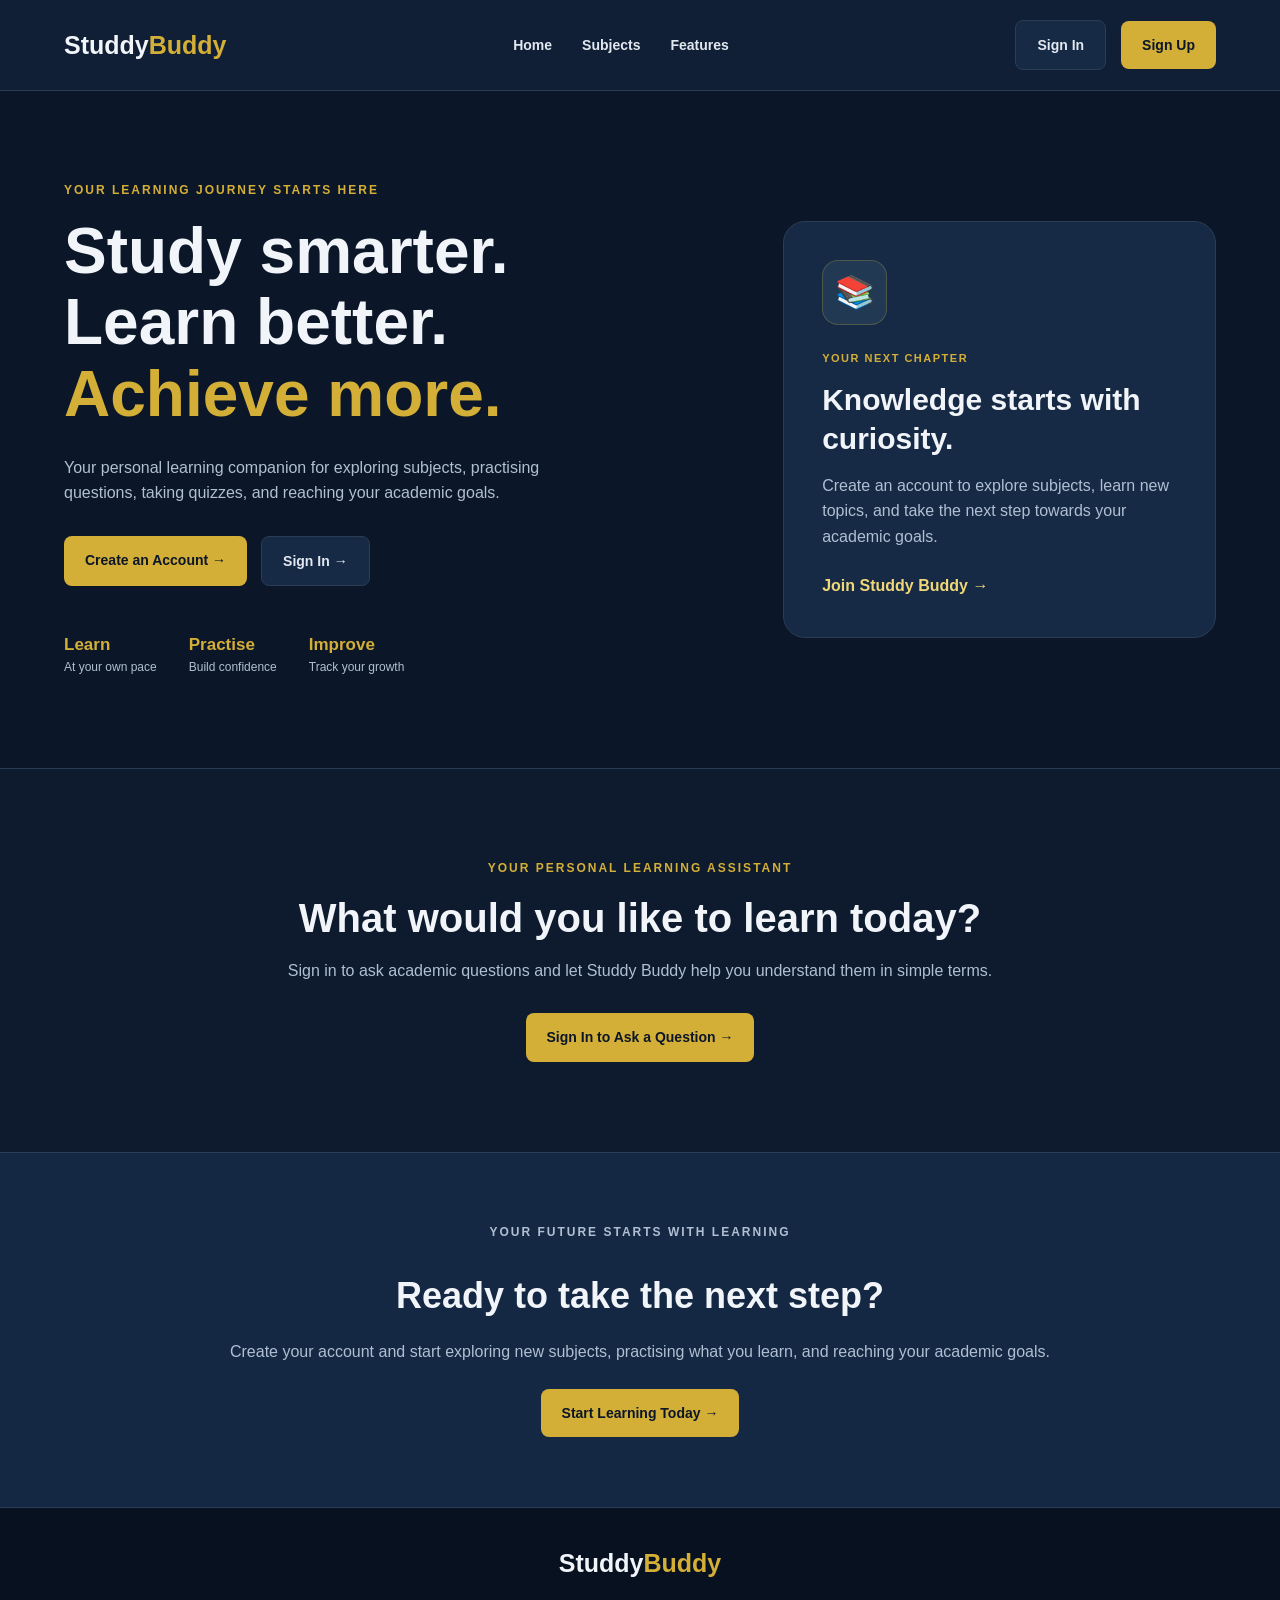
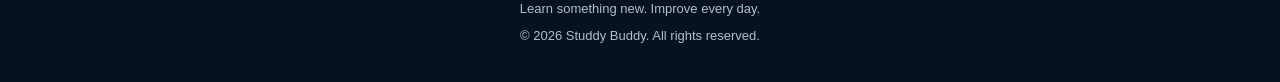
<file: index.html>
<!DOCTYPE html>
<html lang="en">
<head>
    <meta charset="UTF-8">
    <meta name="viewport" content="width=device-width, initial-scale=1.0">

    <title>Studdy Buddy | Study Smarter</title>

    <link rel="stylesheet" href="style.css">
</head>

<body>

    <!-- Navigation -->
    <header>
        <nav class="navbar">

            <a href="index.html" class="logo">
                Studdy<span>Buddy</span>
            </a>

            <ul class="nav-links">
                <li><a href="index.html">Home</a></li>
                <li><a href="subjects.html">Subjects</a></li>
                <li><a href="features.html">Features</a></li>
            </ul>

            <div class="auth-buttons">
                <a href="login.html" class="secondary-button">
                    Sign In
                </a>

                <a href="signup.html" class="primary-button">
                    Sign Up
                </a>
            </div>

        </nav>
    </header>

    <main>

        <!-- Homepage Hero Section -->
        <section class="hero" id="home">

            <div class="hero-content">

                <p class="tagline">
                    YOUR LEARNING JOURNEY STARTS HERE
                </p>

                <h1>
                    Study smarter.<br>
                    Learn better.<br>
                    <span>Achieve more.</span>
                </h1>

                <p class="hero-description">
                    Your personal learning companion for exploring subjects,
                    practising questions, taking quizzes, and reaching your
                    academic goals.
                </p>

                <div class="hero-buttons">

                    <a href="signup.html" class="primary-button">
                        Create an Account →
                    </a>

                    <a href="login.html" class="secondary-button">
                        Sign In →
                    </a>

                </div>

                <div class="hero-stats">

                    <div>
                        <h3>Learn</h3>
                        <p>At your own pace</p>
                    </div>

                    <div>
                        <h3>Practise</h3>
                        <p>Build confidence</p>
                    </div>

                    <div>
                        <h3>Improve</h3>
                        <p>Track your growth</p>
                    </div>

                </div>

            </div>

            <!-- Welcome Card -->
            <div class="hero-card">

                <div class="card-icon">📚</div>

                <p class="card-label">YOUR NEXT CHAPTER</p>

                <h2>Knowledge starts with curiosity.</h2>

                <p>
                    Create an account to explore subjects, learn new topics,
                    and take the next step towards your academic goals.
                </p>

                <a href="signup.html">
                    Join Studdy Buddy →
                </a>

            </div>

        </section>

        <!-- Ask Study Buddy Section -->
        <section class="ask-section" id="ask">

            <div class="ask-content">

                <p class="tagline">
                    YOUR PERSONAL LEARNING ASSISTANT
                </p>

                <h2>What would you like to learn today?</h2>

                <p>
                    Sign in to ask academic questions and let Studdy Buddy
                    help you understand them in simple terms.
                </p>

                <a href="login.html" class="primary-button">
                    Sign In to Ask a Question →
                </a>

            </div>

        </section>

        <!-- Call to Action -->
        <section class="cta-section">

            <div class="cta-content">

                <p class="tagline">
                    YOUR FUTURE STARTS WITH LEARNING
                </p>

                <h2>Ready to take the next step?</h2>

                <p>
                    Create your account and start exploring new subjects,
                    practising what you learn, and reaching your academic goals.
                </p>

                <a href="signup.html" class="primary-button">
                    Start Learning Today →
                </a>

            </div>

        </section>

    </main>

    <!-- Footer -->
    <footer>

        <a href="index.html" class="logo">
            Studdy<span>Buddy</span>
        </a>

        <p>
            Learn something new. Improve every day.
        </p>

        <p>
            &copy; 2026 Studdy Buddy. All rights reserved.
        </p>

    </footer>

    <script src="script.js"></script>

</body>
</html>
</file>
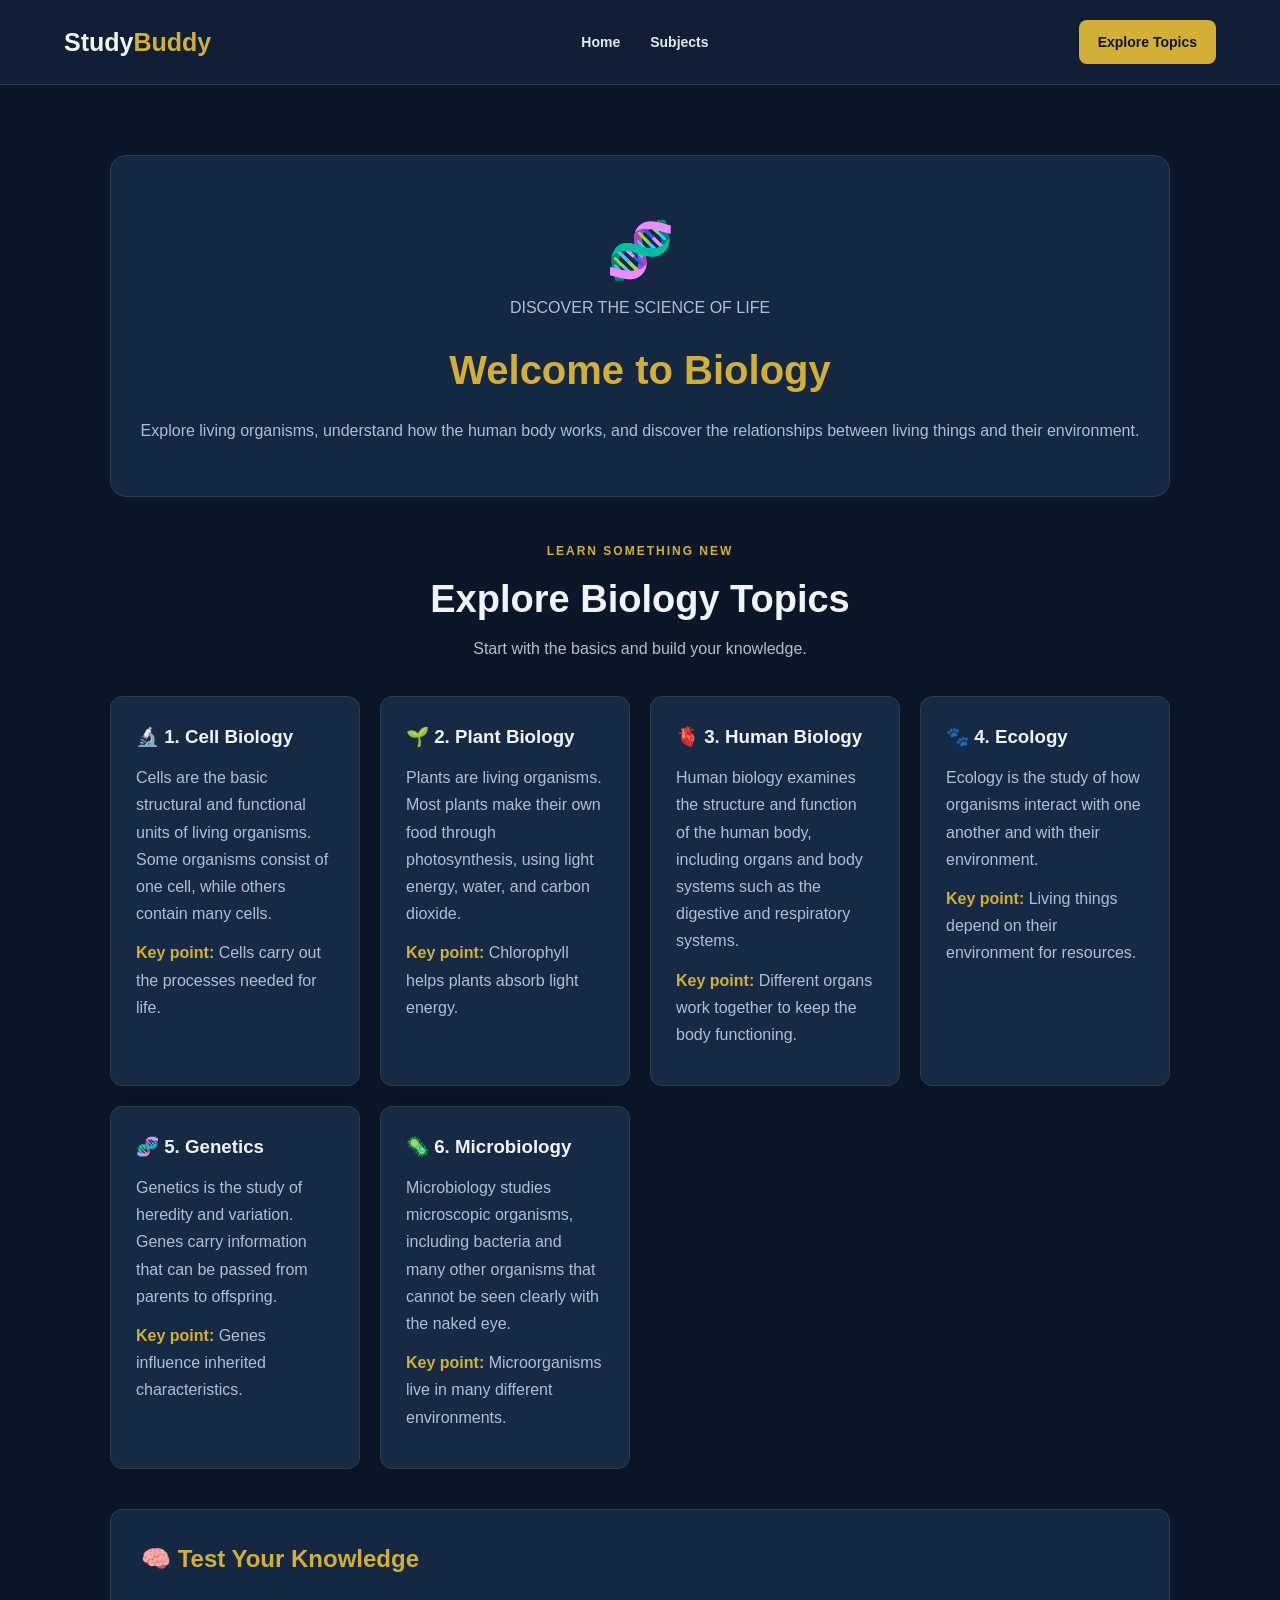
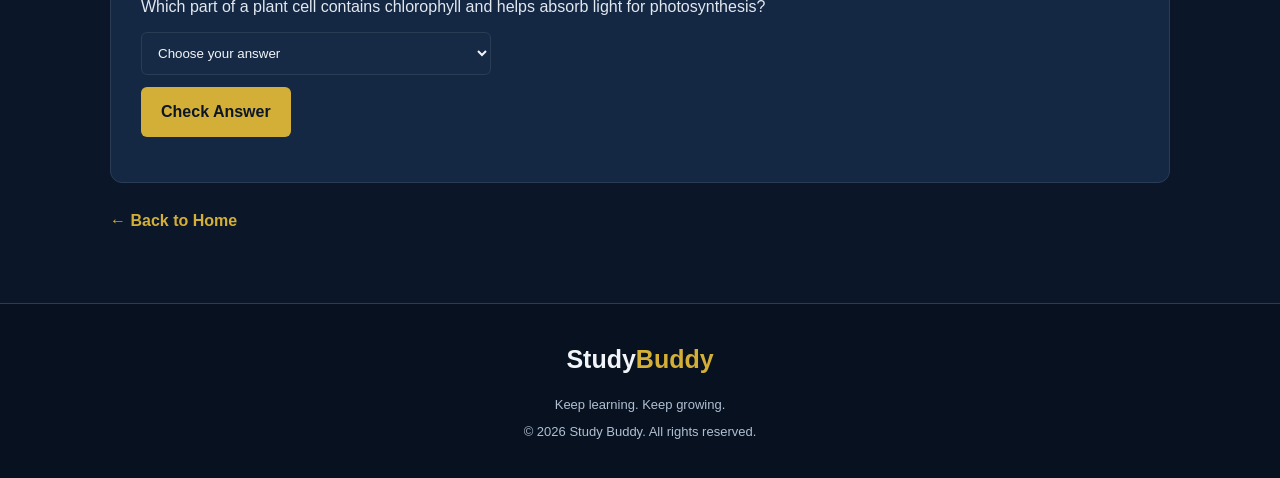
<file: biology.html>
<!DOCTYPE html>
<html lang="en">
<head>
    <meta charset="UTF-8">
    <meta name="viewport" content="width=device-width, initial-scale=1.0">

    <title>Biology | Study Buddy</title>

    <link rel="stylesheet" href="style.css">

    <style>
        /* Biology page layout */
        .biology-content {
            max-width: 1100px;
            margin: 50px auto;
            padding: 20px;
        }

        /* Biology introduction */
        .biology-hero {
            text-align: center;
            padding: 50px 20px;
            border-radius: 16px;
            background: #142743;
            color: #f1f5f9;
            border: 1px solid #2b3d55;
        }

        .biology-hero h1 {
            color: #d4af37;
            font-size: 2.5rem;
            margin: 15px 0;
        }

        .biology-hero p {
            line-height: 1.8;
            color: #b0bfd2;
        }

        /* Biology topics grid */
        .biology-topics {
            display: grid;
            grid-template-columns: repeat(auto-fit, minmax(220px, 1fr));
            gap: 20px;
            margin-top: 30px;
        }

        /* Biology topic cards */
        .biology-topic {
            padding: 25px;
            border-radius: 12px;
            background: #172a45;
            color: #e2e8f0;
            border: 1px solid #2b3d55;
            box-shadow: 0 4px 15px #00000020;
            transition: 0.3s ease;
        }

        .biology-topic:hover {
            transform: translateY(-5px);
            border-color: #d4af37;
            box-shadow: 0 10px 25px #00000035;
        }

        .biology-topic h3 {
            color: #f1f5f9;
            margin-bottom: 12px;
        }

        .biology-topic p {
            color: #b0bfd2;
            line-height: 1.7;
            margin-bottom: 12px;
        }

        .biology-topic strong {
            color: #d4af37;
        }

        /* Section heading */
        .biology-content .section-heading h2 {
            color: #f1f5f9;
        }

        .biology-content .section-heading > p:last-child {
            color: #b0bfd2;
        }

        .biology-content .tagline {
            color: #d4af37;
        }

        /* Biology quiz */
        .biology-quiz {
            margin-top: 40px;
            padding: 30px;
            border-radius: 12px;
            background: #142743;
            color: #e2e8f0;
            border: 1px solid #2b3d55;
        }

        .biology-quiz h2 {
            color: #d4af37;
            margin-bottom: 15px;
        }

        .biology-quiz p {
            color: #e2e8f0;
            line-height: 1.7;
        }

        /* Quiz dropdown */
        .biology-quiz select {
            width: 100%;
            max-width: 350px;
            padding: 12px;
            margin-top: 12px;
            border-radius: 6px;
            border: 1px solid #2b3d55;
            background: #172a45;
            color: #f1f5f9;
        }

        /* Quiz button */
        .biology-quiz button {
            padding: 12px 20px;
            margin-top: 12px;
            border-radius: 6px;
            border: none;
            cursor: pointer;
            background: #d4af37;
            color: #0b1628;
            font-weight: bold;
            transition: 0.2s;
        }

        .biology-quiz button:hover {
            background: #f0d879;
            transform: translateY(-2px);
        }

        /* Quiz feedback */
        #quizResult {
            margin-top: 15px;
            font-weight: bold;
            color: #d4af37;
        }

        /* Back to home link */
        .back-home {
            display: inline-block;
            margin-top: 25px;
            color: #d4af37;
            text-decoration: none;
            font-weight: bold;
        }

        .back-home:hover {
            color: #f0d879;
        }

        /* Responsive layout */
        @media (max-width: 650px) {
            .biology-content {
                margin: 25px auto;
                padding: 15px;
            }

            .biology-hero {
                padding: 35px 20px;
            }

            .biology-hero h1 {
                font-size: 2rem;
            }

            .biology-quiz {
                padding: 22px;
            }
        }
    </style>
</head>

<body>

    <!-- Navigation -->
    <header>
        <nav class="navbar">
            <a href="index.html" class="logo">
                Study<span>Buddy</span>
            </a>

            <ul class="nav-links">
                <li><a href="index.html">Home</a></li>
                <li><a href="index.html#subjects">Subjects</a></li>
            </ul>

            <a href="#biologyTopics" class="nav-button">Explore Topics</a>
        </nav>
    </header>

    <main class="biology-content">

        <!-- Biology Introduction -->
        <section class="biology-hero">
            <div style="font-size: 55px;">🧬</div>

            <p>DISCOVER THE SCIENCE OF LIFE</p>

            <h1>Welcome to Biology</h1>

            <p>
                Explore living organisms, understand how the human body
                works, and discover the relationships between living
                things and their environment.
            </p>
        </section>

        <!-- Biology Topics -->
        <section id="biologyTopics">

            <div class="section-heading" style="margin-top: 45px;">
                <p class="tagline">LEARN SOMETHING NEW</p>
                <h2>Explore Biology Topics</h2>
                <p>Start with the basics and build your knowledge.</p>
            </div>

            <div class="biology-topics">

                <article class="biology-topic">
                    <h3>🔬 1. Cell Biology</h3>

                    <p>
                        Cells are the basic structural and functional
                        units of living organisms. Some organisms consist
                        of one cell, while others contain many cells.
                    </p>

                    <p>
                        <strong>Key point:</strong>
                        Cells carry out the processes needed for life.
                    </p>
                </article>

                <article class="biology-topic">
                    <h3>🌱 2. Plant Biology</h3>

                    <p>
                        Plants are living organisms. Most plants make
                        their own food through photosynthesis, using
                        light energy, water, and carbon dioxide.
                    </p>

                    <p>
                        <strong>Key point:</strong>
                        Chlorophyll helps plants absorb light energy.
                    </p>
                </article>

                <article class="biology-topic">
                    <h3>🫀 3. Human Biology</h3>

                    <p>
                        Human biology examines the structure and function
                        of the human body, including organs and body
                        systems such as the digestive and respiratory
                        systems.
                    </p>

                    <p>
                        <strong>Key point:</strong>
                        Different organs work together to keep the body
                        functioning.
                    </p>
                </article>

                <article class="biology-topic">
                    <h3>🐾 4. Ecology</h3>

                    <p>
                        Ecology is the study of how organisms interact
                        with one another and with their environment.
                    </p>

                    <p>
                        <strong>Key point:</strong>
                        Living things depend on their environment for
                        resources.
                    </p>
                </article>

                <article class="biology-topic">
                    <h3>🧬 5. Genetics</h3>

                    <p>
                        Genetics is the study of heredity and variation.
                        Genes carry information that can be passed from
                        parents to offspring.
                    </p>

                    <p>
                        <strong>Key point:</strong>
                        Genes influence inherited characteristics.
                    </p>
                </article>

                <article class="biology-topic">
                    <h3>🦠 6. Microbiology</h3>

                    <p>
                        Microbiology studies microscopic organisms,
                        including bacteria and many other organisms
                        that cannot be seen clearly with the naked eye.
                    </p>

                    <p>
                        <strong>Key point:</strong>
                        Microorganisms live in many different
                        environments.
                    </p>
                </article>

            </div>
        </section>

        <!-- Practice Quiz -->
        <section class="biology-quiz">
            <h2>🧠 Test Your Knowledge</h2>

            <p>
                Which part of a plant cell contains chlorophyll and
                helps absorb light for photosynthesis?
            </p>

            <select id="biologyAnswer">
                <option value="">Choose your answer</option>
                <option value="nucleus">Nucleus</option>
                <option value="chloroplast">Chloroplast</option>
                <option value="cell membrane">Cell membrane</option>
                <option value="vacuole">Vacuole</option>
            </select>

            <br>

            <button type="button" onclick="checkBiologyAnswer()">
                Check Answer
            </button>

            <p id="quizResult" aria-live="polite"></p>
        </section>

        <a href="index.html" class="back-home">
            ← Back to Home
        </a>

    </main>

    <!-- Footer -->
    <footer class="footer">
        <a href="index.html" class="logo">
            Study<span>Buddy</span>
        </a>

        <p>Keep learning. Keep growing.</p>

        <p class="copyright">
            &copy; 2026 Study Buddy. All rights reserved.
        </p>
    </footer>

    <!-- Biology Quiz JavaScript -->
    <script>
        function checkBiologyAnswer() {
            const answer = document.getElementById("biologyAnswer").value;
            const result = document.getElementById("quizResult");

            if (answer === "") {
                result.textContent = "Please choose an answer first.";
                result.style.color = "#f0d879";
            } else if (answer === "chloroplast") {
                result.textContent =
                    "Correct! Chloroplasts contain chlorophyll.";
                result.style.color = "#d4af37";
            } else {
                result.textContent = "Not quite. Try again!";
                result.style.color = "#ff9999";
            }
        }
    </script>

</body>
</html>
</file>
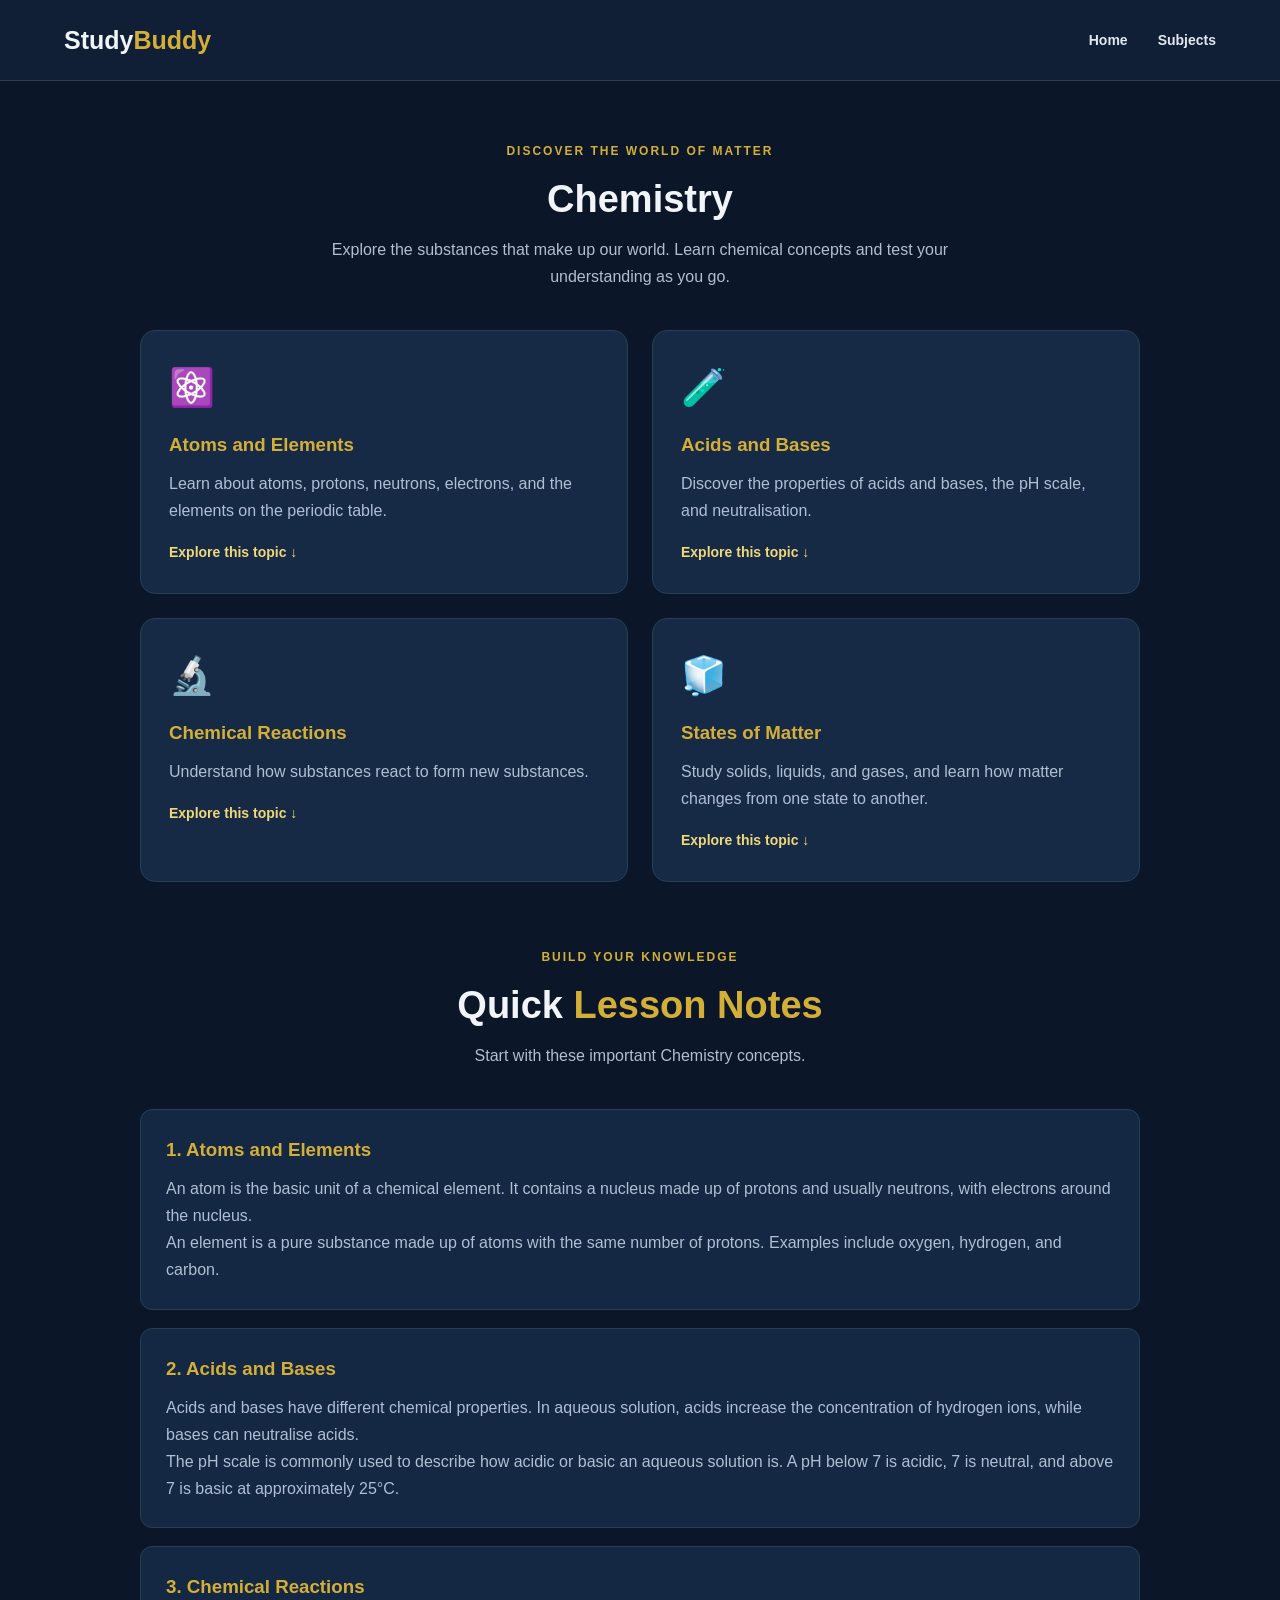
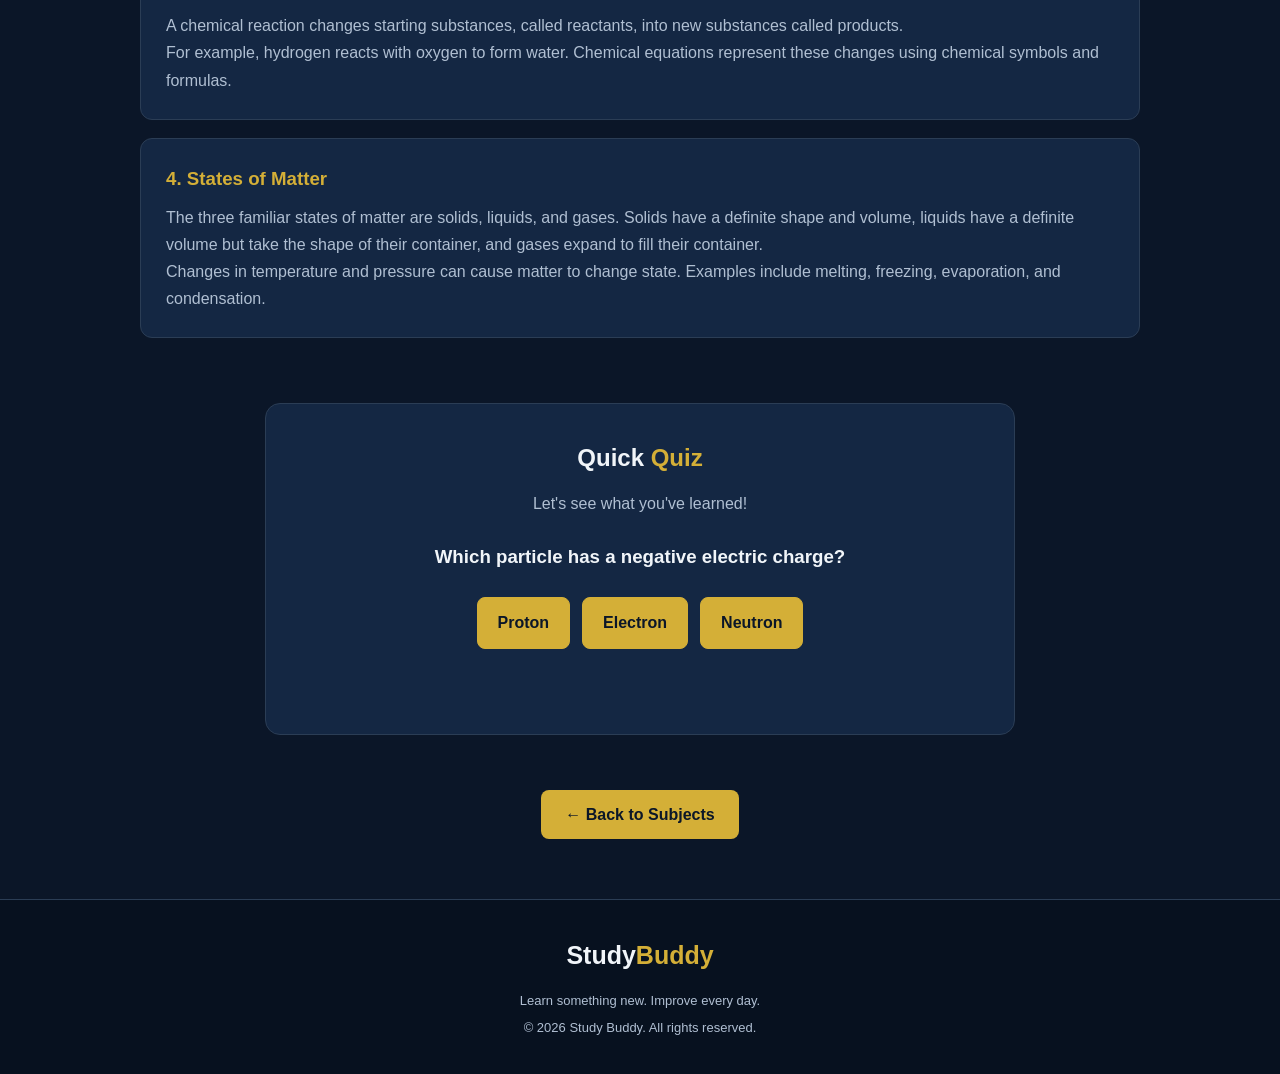
<file: chemistry.html>
<!DOCTYPE html>
<html lang="en">
<head>
    <meta charset="UTF-8">
    <meta name="viewport" content="width=device-width, initial-scale=1.0">

    <title>Chemistry | Study Buddy</title>

    <link rel="stylesheet" href="style.css">

    <style>
        /* Chemistry page */
        .chemistry-page {
            background-color: #0b1628;
            color: #e2e8f0;
            padding: 60px 5%;
        }

        .chemistry-page .section-heading {
            text-align: center;
            margin-bottom: 40px;
        }

        .chemistry-page .tagline {
            color: #d4af37;
            font-weight: bold;
            letter-spacing: 2px;
        }

        .chemistry-page h1,
        .chemistry-page h2,
        .chemistry-page h3 {
            color: #f1f5f9;
        }

        .chemistry-page .highlight {
            color: #d4af37;
        }

        .chemistry-page p {
            color: #b0bfd2;
            line-height: 1.7;
        }

        /* Topic cards */
        .chemistry-topics {
            display: grid;
            grid-template-columns: repeat(2, minmax(0, 1fr));
            gap: 24px;
            max-width: 1000px;
            margin: 0 auto 65px;
        }

        .chemistry-topic {
            background-color: #172a45;
            border: 1px solid #2b3d55;
            border-radius: 15px;
            padding: 28px;
            transition: transform 0.3s ease,
                        border-color 0.3s ease;
        }

        .chemistry-topic:hover {
            transform: translateY(-5px);
            border-color: #d4af37;
        }

        .chemistry-topic .topic-icon {
            font-size: 2.3rem;
            margin-bottom: 12px;
        }

        .chemistry-topic h3 {
            color: #d4af37;
            margin-bottom: 10px;
        }

        .chemistry-topic p {
            margin-bottom: 15px;
        }

        .chemistry-topic a {
            color: #f0d879;
            font-weight: bold;
            font-size: 14px;
        }

        .chemistry-topic a:hover {
            color: #d4af37;
        }

        /* Lesson notes */
        .chemistry-lessons {
            max-width: 1000px;
            margin: 0 auto 65px;
        }

        .chemistry-lesson {
            background-color: #142743;
            border: 1px solid #2b3d55;
            border-radius: 12px;
            padding: 25px;
            margin-bottom: 18px;
        }

        .chemistry-lesson h3 {
            color: #d4af37;
            margin-bottom: 10px;
        }

        /* Quiz */
        .chemistry-quiz {
            max-width: 750px;
            margin: 0 auto 55px;
            padding: 35px 25px;
            text-align: center;
            background-color: #142743;
            border: 1px solid #2b3d55;
            border-radius: 15px;
        }

        .chemistry-quiz h2 {
            margin-bottom: 12px;
        }

        .chemistry-quiz h3 {
            margin: 25px 0;
        }

        .chemistry-answers {
            display: flex;
            justify-content: center;
            flex-wrap: wrap;
            gap: 12px;
        }

        .chemistry-answers button {
            background-color: #d4af37;
            color: #0b1628;
            border: 1px solid #d4af37;
            border-radius: 8px;
            padding: 12px 20px;
            font-weight: bold;
            cursor: pointer;
            transition: background-color 0.3s ease;
        }

        .chemistry-answers button:hover {
            background-color: #f0d879;
        }

        #chemistryResult {
            min-height: 28px;
            margin-top: 22px;
            font-weight: bold;
        }

        #chemistryResult.correct {
            color: #d4af37;
        }

        #chemistryResult.incorrect {
            color: #ff9999;
        }

        .chemistry-back {
            text-align: center;
        }

        .chemistry-back a {
            display: inline-block;
            background-color: #d4af37;
            color: #0b1628;
            border-radius: 8px;
            padding: 12px 24px;
            font-weight: bold;
        }

        .chemistry-back a:hover {
            background-color: #f0d879;
        }

        @media (max-width: 650px) {
            .chemistry-page {
                padding: 40px 5%;
            }

            .chemistry-topics {
                grid-template-columns: 1fr;
                gap: 18px;
            }

            .chemistry-topic {
                padding: 23px;
            }

            .chemistry-quiz {
                padding: 28px 18px;
            }
        }
    </style>
</head>

<body>

    <!-- Navigation -->
    <header>
        <nav class="navbar">
            <a href="index.html" class="logo">
                Study<span>Buddy</span>
            </a>

            <ul class="nav-links">
                <li><a href="index.html">Home</a></li>
                <li><a href="index.html#subjects">Subjects</a></li>
            </ul>
        </nav>
    </header>

    <main>
        <section class="chemistry-page">

            <!-- Introduction -->
            <div class="section-heading">
                <p class="tagline">DISCOVER THE WORLD OF MATTER</p>

                <h1>Chemistry</h1>

                <p>
                    Explore the substances that make up our world.
                    Learn chemical concepts and test your understanding
                    as you go.
                </p>
            </div>

            <!-- Chemistry topics -->
            <div class="chemistry-topics">

                <article class="chemistry-topic">
                    <div class="topic-icon">⚛️</div>

                    <h3>Atoms and Elements</h3>

                    <p>
                        Learn about atoms, protons, neutrons, electrons,
                        and the elements on the periodic table.
                    </p>

                    <a href="#atoms">Explore this topic ↓</a>
                </article>

                <article class="chemistry-topic">
                    <div class="topic-icon">🧪</div>

                    <h3>Acids and Bases</h3>

                    <p>
                        Discover the properties of acids and bases,
                        the pH scale, and neutralisation.
                    </p>

                    <a href="#acids">Explore this topic ↓</a>
                </article>

                <article class="chemistry-topic">
                    <div class="topic-icon">🔬</div>

                    <h3>Chemical Reactions</h3>

                    <p>
                        Understand how substances react to form
                        new substances.
                    </p>

                    <a href="#reactions">Explore this topic ↓</a>
                </article>

                <article class="chemistry-topic">
                    <div class="topic-icon">🧊</div>

                    <h3>States of Matter</h3>

                    <p>
                        Study solids, liquids, and gases, and learn
                        how matter changes from one state to another.
                    </p>

                    <a href="#matter">Explore this topic ↓</a>
                </article>

            </div>

            <!-- Lesson notes -->
            <section class="chemistry-lessons">

                <div class="section-heading">
                    <p class="tagline">BUILD YOUR KNOWLEDGE</p>
                    <h2>Quick <span class="highlight">Lesson Notes</span></h2>
                    <p>
                        Start with these important Chemistry concepts.
                    </p>
                </div>

                <article class="chemistry-lesson" id="atoms">
                    <h3>1. Atoms and Elements</h3>

                    <p>
                        An atom is the basic unit of a chemical element.
                        It contains a nucleus made up of protons and
                        usually neutrons, with electrons around the nucleus.
                    </p>

                    <p>
                        An element is a pure substance made up of atoms
                        with the same number of protons. Examples include
                        oxygen, hydrogen, and carbon.
                    </p>
                </article>

                <article class="chemistry-lesson" id="acids">
                    <h3>2. Acids and Bases</h3>

                    <p>
                        Acids and bases have different chemical properties.
                        In aqueous solution, acids increase the concentration
                        of hydrogen ions, while bases can neutralise acids.
                    </p>

                    <p>
                        The pH scale is commonly used to describe how acidic
                        or basic an aqueous solution is. A pH below 7 is
                        acidic, 7 is neutral, and above 7 is basic at
                        approximately 25°C.
                    </p>
                </article>

                <article class="chemistry-lesson" id="reactions">
                    <h3>3. Chemical Reactions</h3>

                    <p>
                        A chemical reaction changes starting substances,
                        called reactants, into new substances called products.
                    </p>

                    <p>
                        For example, hydrogen reacts with oxygen to form
                        water. Chemical equations represent these changes
                        using chemical symbols and formulas.
                    </p>
                </article>

                <article class="chemistry-lesson" id="matter">
                    <h3>4. States of Matter</h3>

                    <p>
                        The three familiar states of matter are solids,
                        liquids, and gases. Solids have a definite shape
                        and volume, liquids have a definite volume but
                        take the shape of their container, and gases
                        expand to fill their container.
                    </p>

                    <p>
                        Changes in temperature and pressure can cause
                        matter to change state. Examples include melting,
                        freezing, evaporation, and condensation.
                    </p>
                </article>

            </section>

            <!-- Chemistry quiz -->
            <section class="chemistry-quiz">

                <h2>Quick <span class="highlight">Quiz</span></h2>

                <p>
                    Let's see what you've learned!
                </p>

                <h3>Which particle has a negative electric charge?</h3>

                <div class="chemistry-answers">
                    <button
                        type="button"
                        onclick="checkChemistryAnswer('proton')">
                        Proton
                    </button>

                    <button
                        type="button"
                        onclick="checkChemistryAnswer('electron')">
                        Electron
                    </button>

                    <button
                        type="button"
                        onclick="checkChemistryAnswer('neutron')">
                        Neutron
                    </button>
                </div>

                <p id="chemistryResult" aria-live="polite"></p>

            </section>

            <!-- Back to subjects -->
            <div class="chemistry-back">
                <a href="index.html#subjects">
                    ← Back to Subjects
                </a>
            </div>

        </section>
    </main>

    <!-- Footer -->
    <footer>
        <a href="index.html" class="logo">
            Study<span>Buddy</span>
        </a>

        <p>Learn something new. Improve every day.</p>
        <p>&copy; 2026 Study Buddy. All rights reserved.</p>
    </footer>

    <script>
        function checkChemistryAnswer(answer) {
            const result = document.getElementById("chemistryResult");

            if (answer === "electron") {
                result.textContent = "Correct! An electron has a negative charge. 🎉";
                result.className = "correct";
            } else {
                result.textContent = "Not quite! Try again.";
                result.className = "incorrect";
            }
        }
    </script>

</body>
</html>
</file>
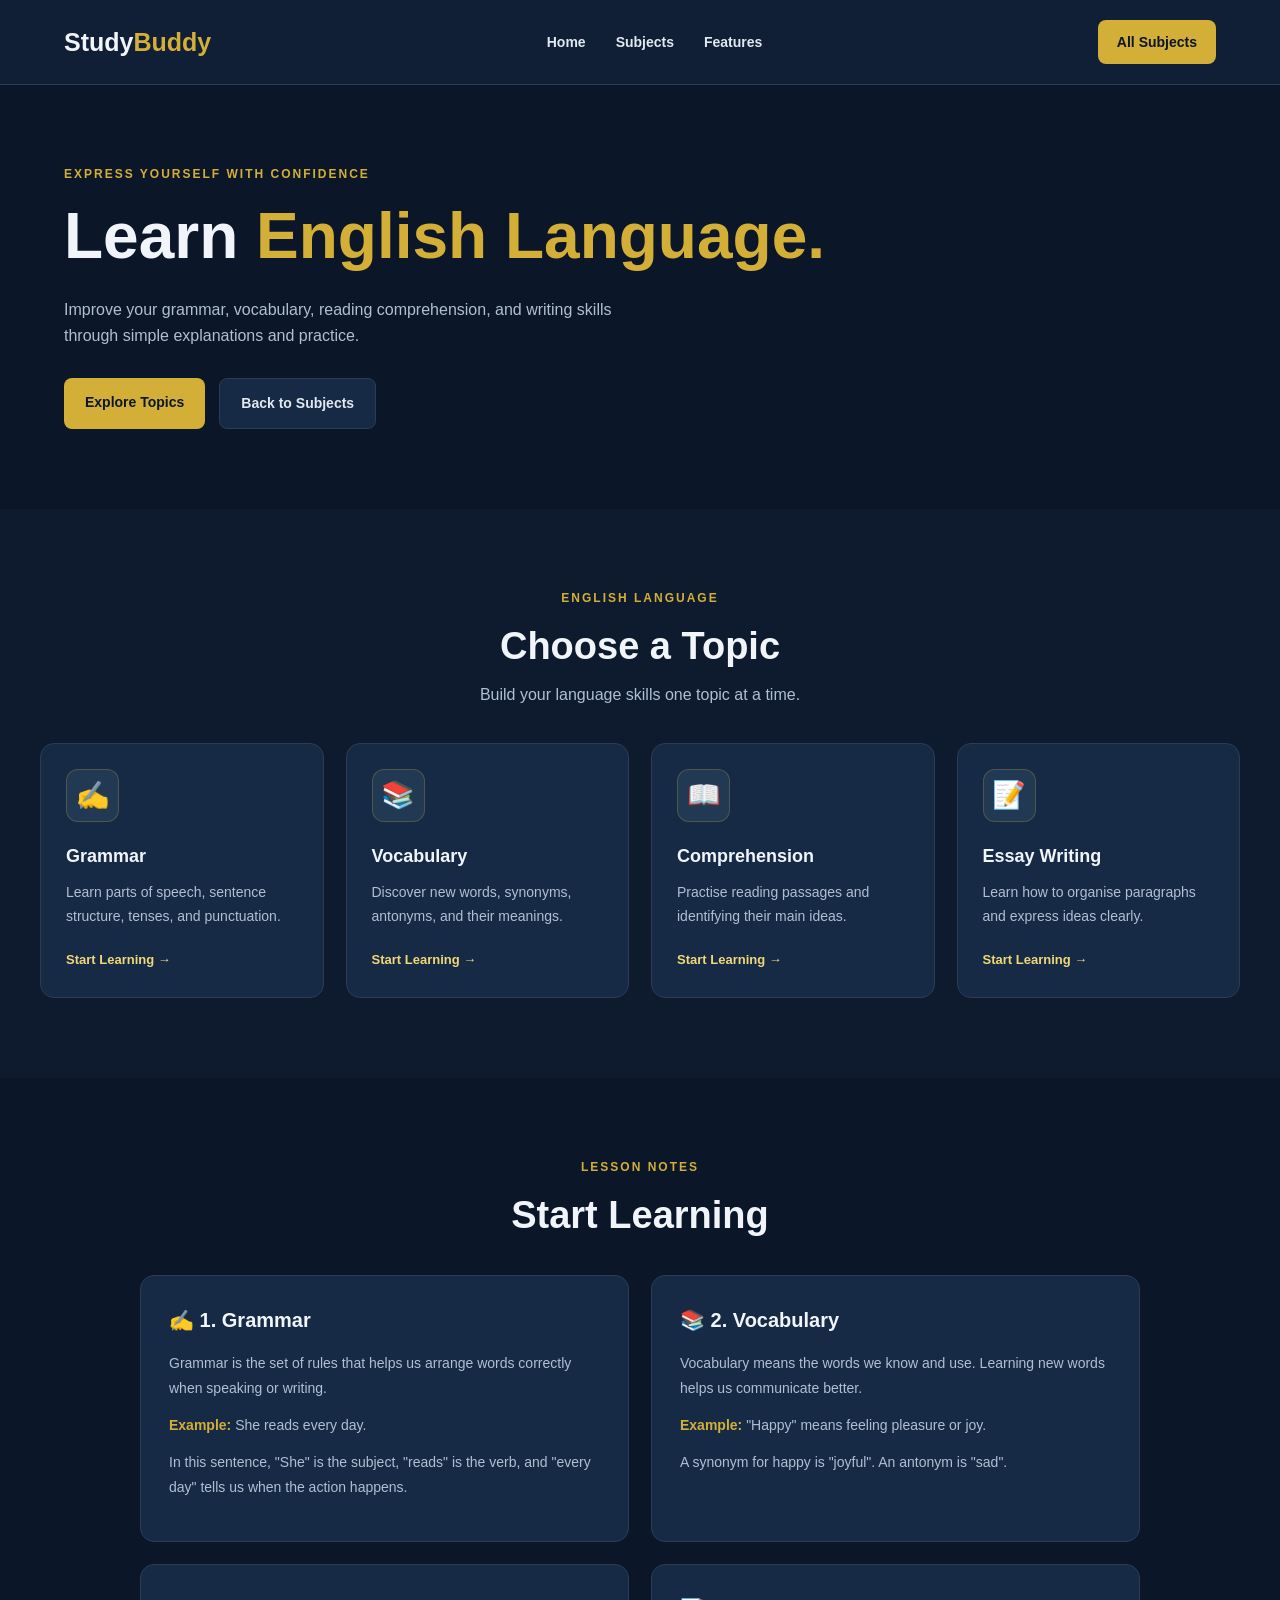
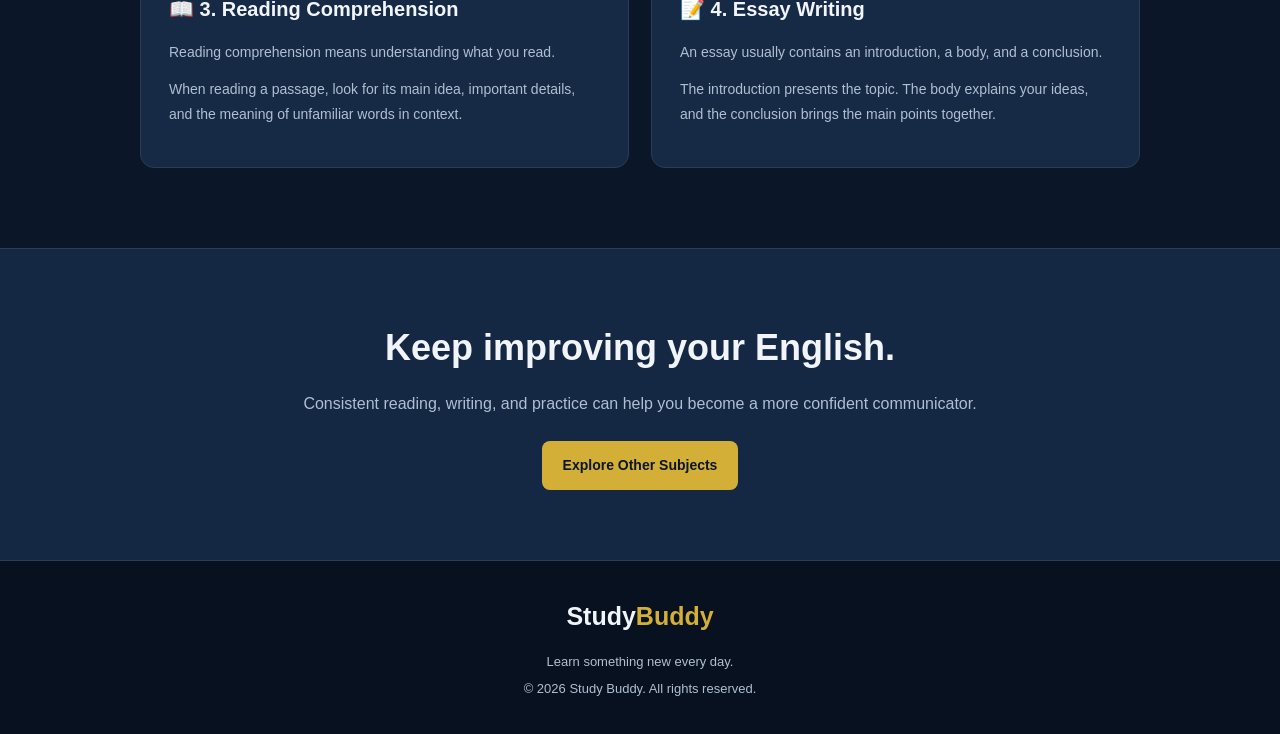
<file: english.html>
<!DOCTYPE html>
<html lang="en">
<head>
    <meta charset="UTF-8">
    <meta name="viewport" content="width=device-width, initial-scale=1.0">

    <title>English Language | Study Buddy</title>

    <link rel="stylesheet" href="style.css">

    <style>
        /* English page layout */
        .english-content {
            max-width: 1200px;
            margin: auto;
        }

        /* Hero section */
        .english-hero {
            max-width: 1200px;
            margin: auto;
            padding: 80px 24px;
        }

        .english-hero h1 {
            color: #f1f5f9;
            font-size: clamp(40px, 5vw, 64px);
            line-height: 1.15;
            margin-bottom: 24px;
        }

        .english-hero h1 span {
            color: #d4af37;
        }

        .english-hero .hero-description {
            max-width: 600px;
        }

        /* Topic cards */
        .english-topics {
            padding: 80px 24px;
            background: #0e1b2e;
        }

        .english-topics .section-heading h2,
        .english-lessons .section-heading h2 {
            color: #f1f5f9;
        }

        .english-topics .section-heading > p:last-child,
        .english-lessons .section-heading > p:last-child {
            color: #b0bfd2;
        }

        .english-topics .tagline,
        .english-lessons .tagline {
            color: #d4af37;
        }

        .english-topics-grid {
            max-width: 1200px;
            margin: auto;
            display: grid;
            grid-template-columns: repeat(4, minmax(0, 1fr));
            gap: 22px;
        }

        .english-topic-card {
            padding: 25px;
            background: #172a45;
            border: 1px solid #2b3d55;
            border-radius: 14px;
            transition: 0.3s ease;
        }

        .english-topic-card:hover {
            transform: translateY(-5px);
            border-color: #d4af37;
            box-shadow: 0 10px 25px #00000030;
        }

        .english-topic-icon {
            width: 53px;
            height: 53px;
            display: grid;
            place-items: center;
            background: #223954;
            border: 1px solid #d4af3740;
            border-radius: 12px;
            font-size: 27px;
            margin-bottom: 20px;
        }

        .english-topic-card h3 {
            color: #f1f5f9;
            font-size: 18px;
            margin-bottom: 10px;
        }

        .english-topic-card p {
            color: #b0bfd2;
            font-size: 14px;
            line-height: 1.7;
            margin-bottom: 18px;
        }

        .english-topic-card a {
            color: #f0d879;
            font-size: 13px;
            font-weight: 700;
        }

        .english-topic-card a:hover {
            color: #d4af37;
        }

        /* Lesson notes */
        .english-lessons {
            padding: 80px 24px;
            background: #0b1628;
        }

        .english-lesson-list {
            max-width: 1000px;
            margin: auto;
            display: grid;
            grid-template-columns: repeat(2, minmax(0, 1fr));
            gap: 22px;
        }

        .english-lesson {
            padding: 28px;
            background: #172a45;
            border: 1px solid #2b3d55;
            border-radius: 14px;
            transition: 0.3s ease;
            scroll-margin-top: 25px;
        }

        .english-lesson:hover {
            border-color: #d4af37;
            transform: translateY(-3px);
        }

        .english-lesson h3 {
            color: #f1f5f9;
            font-size: 20px;
            margin-bottom: 15px;
        }

        .english-lesson p {
            color: #b0bfd2;
            font-size: 14px;
            line-height: 1.8;
            margin-bottom: 12px;
        }

        .english-lesson strong {
            color: #d4af37;
        }

        /* Call to action */
        .english-cta {
            padding: 70px 24px;
            text-align: center;
            background: #142743;
            border-top: 1px solid #2b3d55;
        }

        .english-cta h2 {
            color: #f1f5f9;
            font-size: clamp(26px, 4vw, 36px);
            margin-bottom: 14px;
        }

        .english-cta p {
            color: #b0bfd2;
            margin-bottom: 25px;
        }

        .english-cta .primary-button {
            background: #d4af37;
            color: #0b1628;
        }

        .english-cta .primary-button:hover {
            background: #f0d879;
        }

        /* Responsive layout */
        @media (max-width: 950px) {
            .english-topics-grid {
                grid-template-columns: repeat(2, minmax(0, 1fr));
            }

            .english-hero {
                padding: 65px 24px;
            }
        }

        @media (max-width: 650px) {
            .english-topics,
            .english-lessons {
                padding: 60px 20px;
            }

            .english-hero {
                padding: 55px 22px;
            }

            .english-topics-grid,
            .english-lesson-list {
                grid-template-columns: 1fr;
            }
        }
    </style>
</head>

<body>

    <!-- Navigation -->
    <header>
        <nav class="navbar">
            <a href="index.html" class="logo">
                Study<span>Buddy</span>
            </a>

            <ul class="nav-links">
                <li><a href="index.html">Home</a></li>
                <li><a href="index.html#subjects">Subjects</a></li>
                <li><a href="index.html#features">Features</a></li>
            </ul>

            <a href="index.html#subjects" class="nav-button">
                All Subjects
            </a>
        </nav>
    </header>

    <main>

        <!-- English Introduction -->
        <section class="english-hero">

            <p class="tagline">
                EXPRESS YOURSELF WITH CONFIDENCE
            </p>

            <h1>
                Learn <span>English Language.</span>
            </h1>

            <p class="hero-description">
                Improve your grammar, vocabulary, reading
                comprehension, and writing skills through
                simple explanations and practice.
            </p>

            <div class="hero-buttons">
                <a href="#topics" class="primary-button">
                    Explore Topics
                </a>

                <a href="index.html#subjects" class="secondary-button">
                    Back to Subjects
                </a>
            </div>

        </section>

        <!-- English Topics -->
        <section class="english-topics" id="topics">

            <div class="section-heading">
                <p class="tagline">ENGLISH LANGUAGE</p>

                <h2>Choose a Topic</h2>

                <p>
                    Build your language skills one topic at a time.
                </p>
            </div>

            <div class="english-topics-grid">

                <article class="english-topic-card">
                    <div class="english-topic-icon">✍️</div>

                    <h3>Grammar</h3>

                    <p>
                        Learn parts of speech, sentence structure,
                        tenses, and punctuation.
                    </p>

                    <a href="#grammar">
                        Start Learning →
                    </a>
                </article>

                <article class="english-topic-card">
                    <div class="english-topic-icon">📚</div>

                    <h3>Vocabulary</h3>

                    <p>
                        Discover new words, synonyms, antonyms,
                        and their meanings.
                    </p>

                    <a href="#vocabulary">
                        Start Learning →
                    </a>
                </article>

                <article class="english-topic-card">
                    <div class="english-topic-icon">📖</div>

                    <h3>Comprehension</h3>

                    <p>
                        Practise reading passages and identifying
                        their main ideas.
                    </p>

                    <a href="#comprehension">
                        Start Learning →
                    </a>
                </article>

                <article class="english-topic-card">
                    <div class="english-topic-icon">📝</div>

                    <h3>Essay Writing</h3>

                    <p>
                        Learn how to organise paragraphs and
                        express ideas clearly.
                    </p>

                    <a href="#writing">
                        Start Learning →
                    </a>
                </article>

            </div>
        </section>

        <!-- English Lessons -->
        <section class="english-lessons">

            <div class="section-heading">
                <p class="tagline">LESSON NOTES</p>

                <h2>Start Learning</h2>
            </div>

            <div class="english-lesson-list">

                <article class="english-lesson" id="grammar">
                    <h3>✍️ 1. Grammar</h3>

                    <p>
                        Grammar is the set of rules that helps us
                        arrange words correctly when speaking or writing.
                    </p>

                    <p>
                        <strong>Example:</strong> She reads every day.
                    </p>

                    <p>
                        In this sentence, "She" is the subject,
                        "reads" is the verb, and "every day" tells
                        us when the action happens.
                    </p>
                </article>

                <article class="english-lesson" id="vocabulary">
                    <h3>📚 2. Vocabulary</h3>

                    <p>
                        Vocabulary means the words we know and use.
                        Learning new words helps us communicate better.
                    </p>

                    <p>
                        <strong>Example:</strong> "Happy" means feeling
                        pleasure or joy.
                    </p>

                    <p>
                        A synonym for happy is "joyful".
                        An antonym is "sad".
                    </p>
                </article>

                <article class="english-lesson" id="comprehension">
                    <h3>📖 3. Reading Comprehension</h3>

                    <p>
                        Reading comprehension means understanding
                        what you read.
                    </p>

                    <p>
                        When reading a passage, look for its main idea,
                        important details, and the meaning of unfamiliar
                        words in context.
                    </p>
                </article>

                <article class="english-lesson" id="writing">
                    <h3>📝 4. Essay Writing</h3>

                    <p>
                        An essay usually contains an introduction,
                        a body, and a conclusion.
                    </p>

                    <p>
                        The introduction presents the topic.
                        The body explains your ideas, and the
                        conclusion brings the main points together.
                    </p>
                </article>

            </div>
        </section>

        <!-- Call to Action -->
        <section class="english-cta">
            <h2>Keep improving your English.</h2>

            <p>
                Consistent reading, writing, and practice
                can help you become a more confident communicator.
            </p>

            <a href="index.html#subjects" class="primary-button">
                Explore Other Subjects
            </a>
        </section>

    </main>

    <!-- Footer -->
    <footer>
        <a href="index.html" class="logo">
            Study<span>Buddy</span>
        </a>

        <p>Learn something new every day.</p>

        <p>&copy; 2026 Study Buddy. All rights reserved.</p>
    </footer>

</body>
</html>
</file>
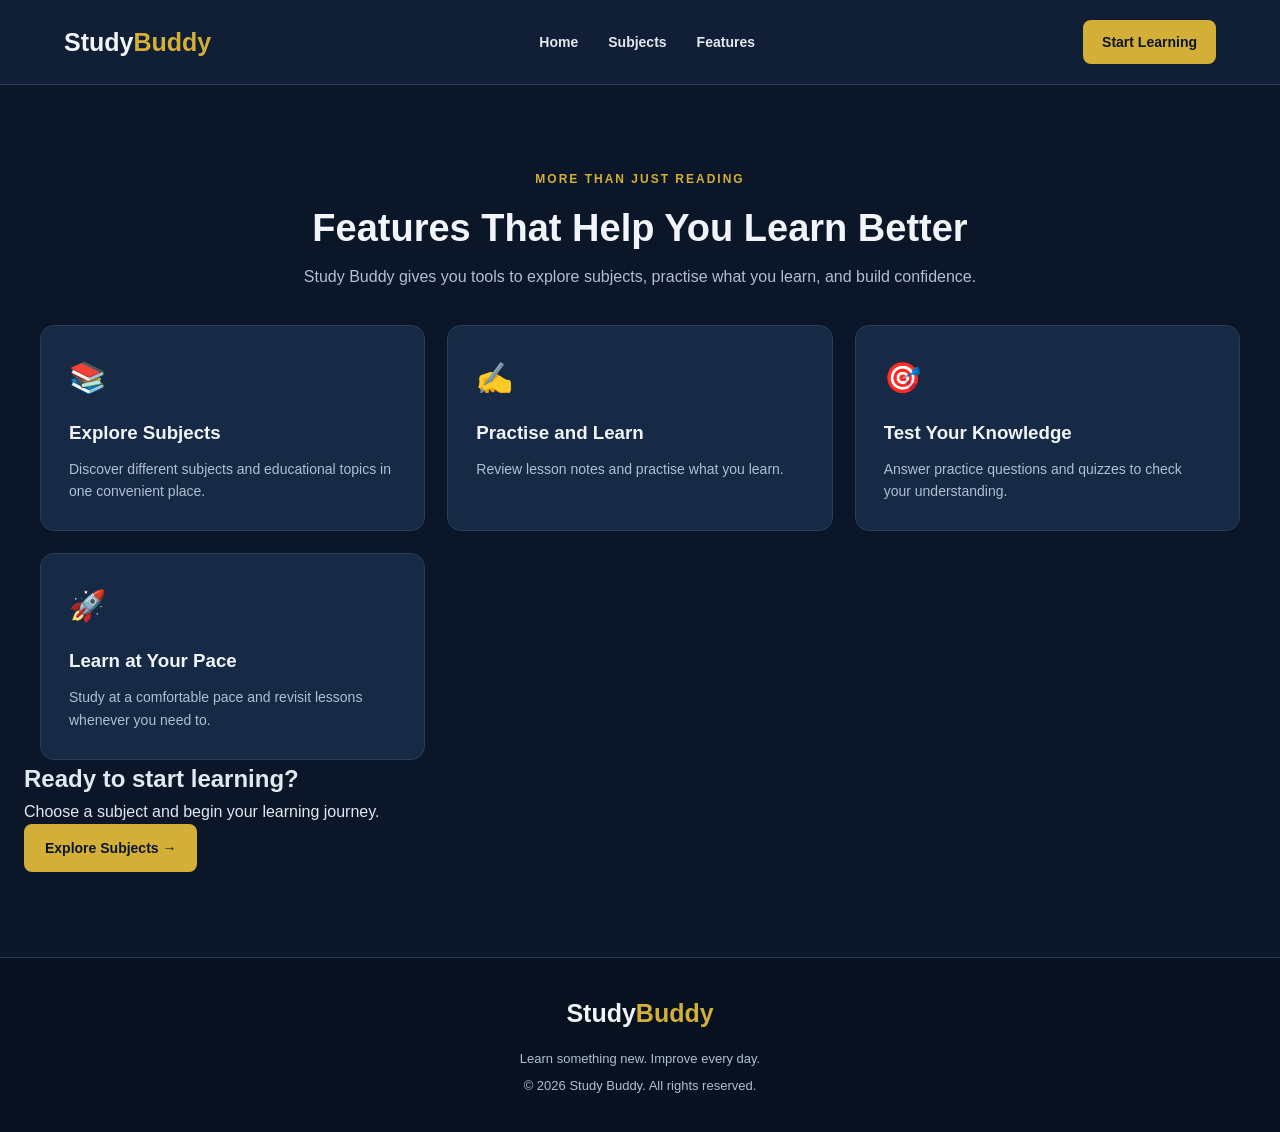
<file: features.html>
<!DOCTYPE html>
<html lang="en">
<head>
    <meta charset="UTF-8">
    <meta name="viewport" content="width=device-width, initial-scale=1.0">

    <title>Features | Study Buddy</title>

    <link rel="stylesheet" href="style.css">
</head>
<body>

    <header>
        <nav class="navbar">
            <a href="index.html" class="logo">
                Study<span>Buddy</span>
            </a>

            <ul class="nav-links">
                <li><a href="index.html">Home</a></li>
                <li><a href="subjects.html">Subjects</a></li>
                <li><a href="features.html">Features</a></li>
            </ul>

            <a href="subjects.html" class="nav-button">
                Start Learning
            </a>
        </nav>
    </header>

    <main>
        <section class="features-section">

            <div class="section-heading">
                <p class="tagline">MORE THAN JUST READING</p>

                <h1>Features That Help You Learn Better</h1>

                <p>
                    Study Buddy gives you tools to explore subjects,
                    practise what you learn, and build confidence.
                </p>
            </div>

            <div class="features-grid">

                <article class="feature-card">
                    <div class="feature-icon">📚</div>
                    <h3>Explore Subjects</h3>
                    <p>
                        Discover different subjects and educational
                        topics in one convenient place.
                    </p>
                </article>

                <article class="feature-card">
                    <div class="feature-icon">✍️</div>
                    <h3>Practise and Learn</h3>
                    <p>
                        Review lesson notes and practise what
                        you learn.
                    </p>
                </article>

                <article class="feature-card">
                    <div class="feature-icon">🎯</div>
                    <h3>Test Your Knowledge</h3>
                    <p>
                        Answer practice questions and quizzes
                        to check your understanding.
                    </p>
                </article>

                <article class="feature-card">
                    <div class="feature-icon">🚀</div>
                    <h3>Learn at Your Pace</h3>
                    <p>
                        Study at a comfortable pace and revisit
                        lessons whenever you need to.
                    </p>
                </article>

            </div>

            <div class="cta-content">
                <h2>Ready to start learning?</h2>

                <p>
                    Choose a subject and begin your learning journey.
                </p>

                <a href="subjects.html" class="primary-button">
                    Explore Subjects →
                </a>
            </div>

        </section>
    </main>

    <footer>
        <a href="index.html" class="logo">
            Study<span>Buddy</span>
        </a>

        <p>Learn something new. Improve every day.</p>

        <p>&copy; 2026 Study Buddy. All rights reserved.</p>
    </footer>

</body>
</html>
</file>
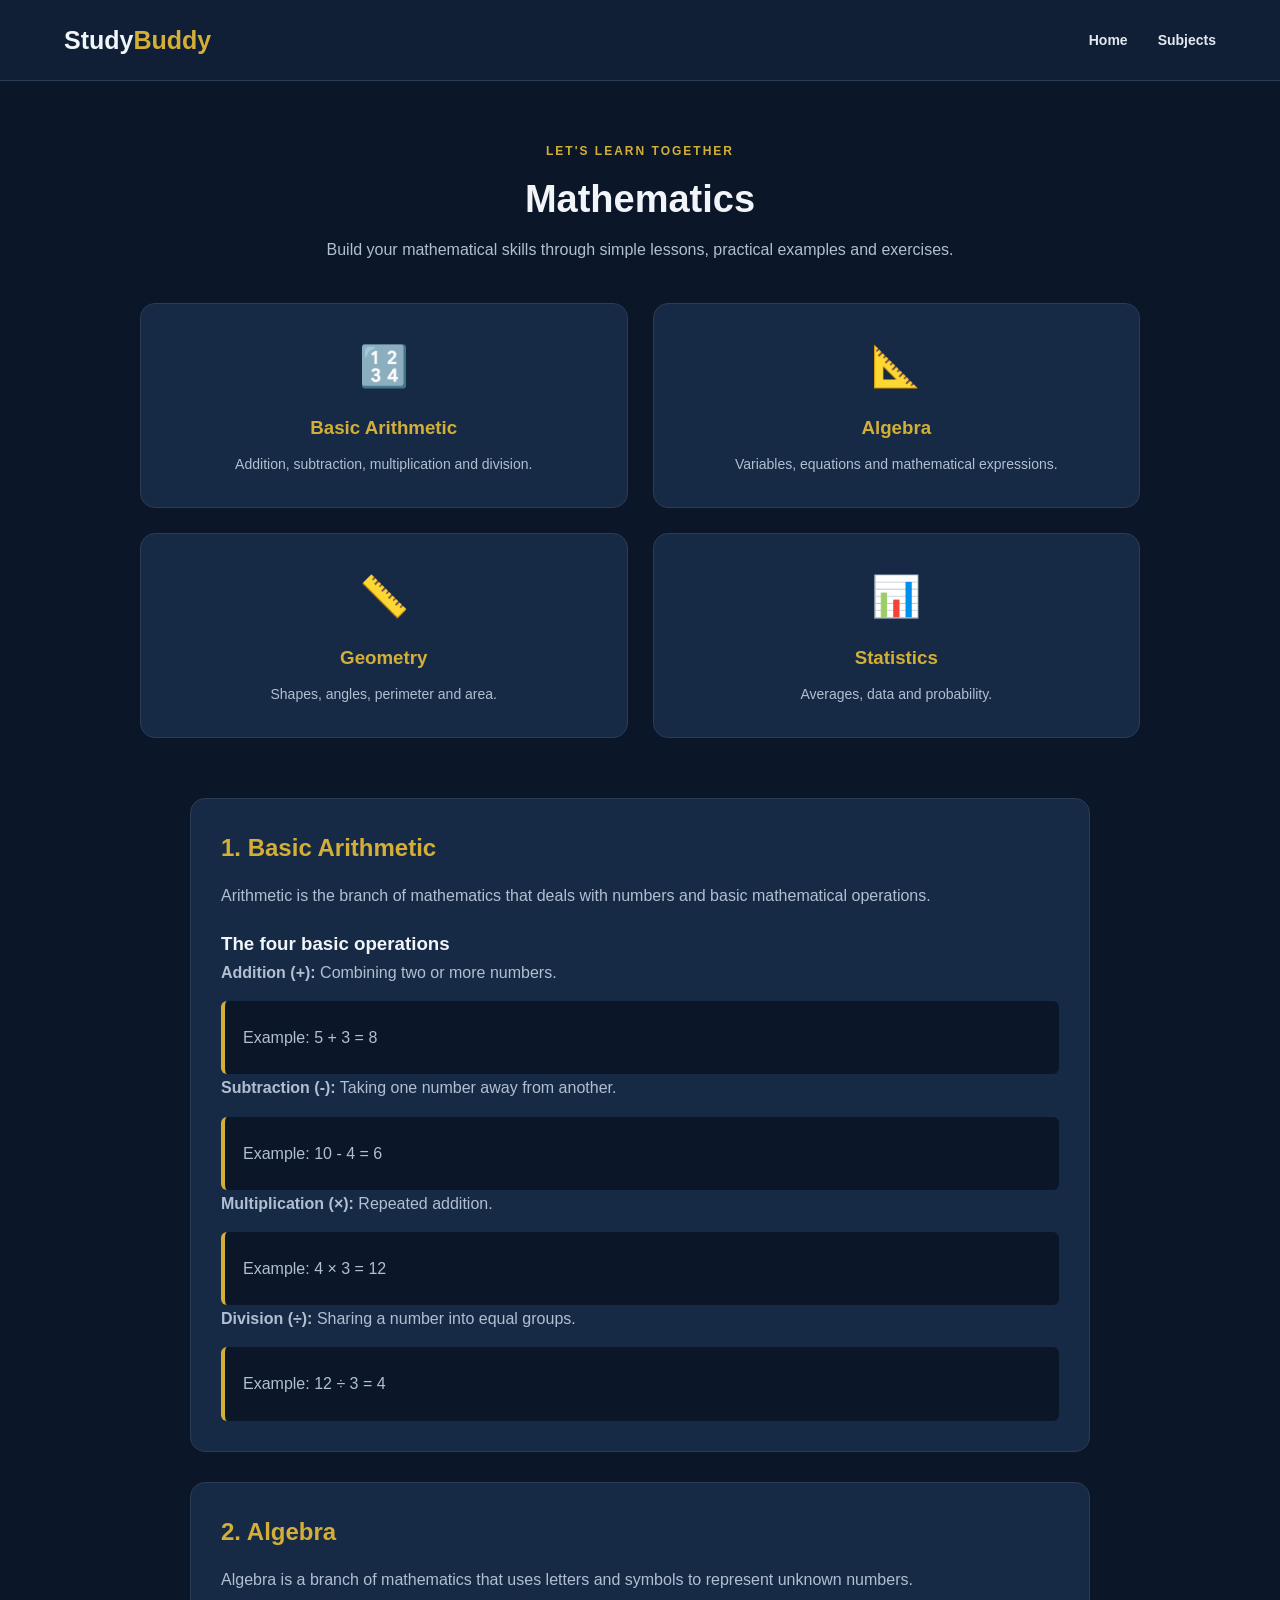
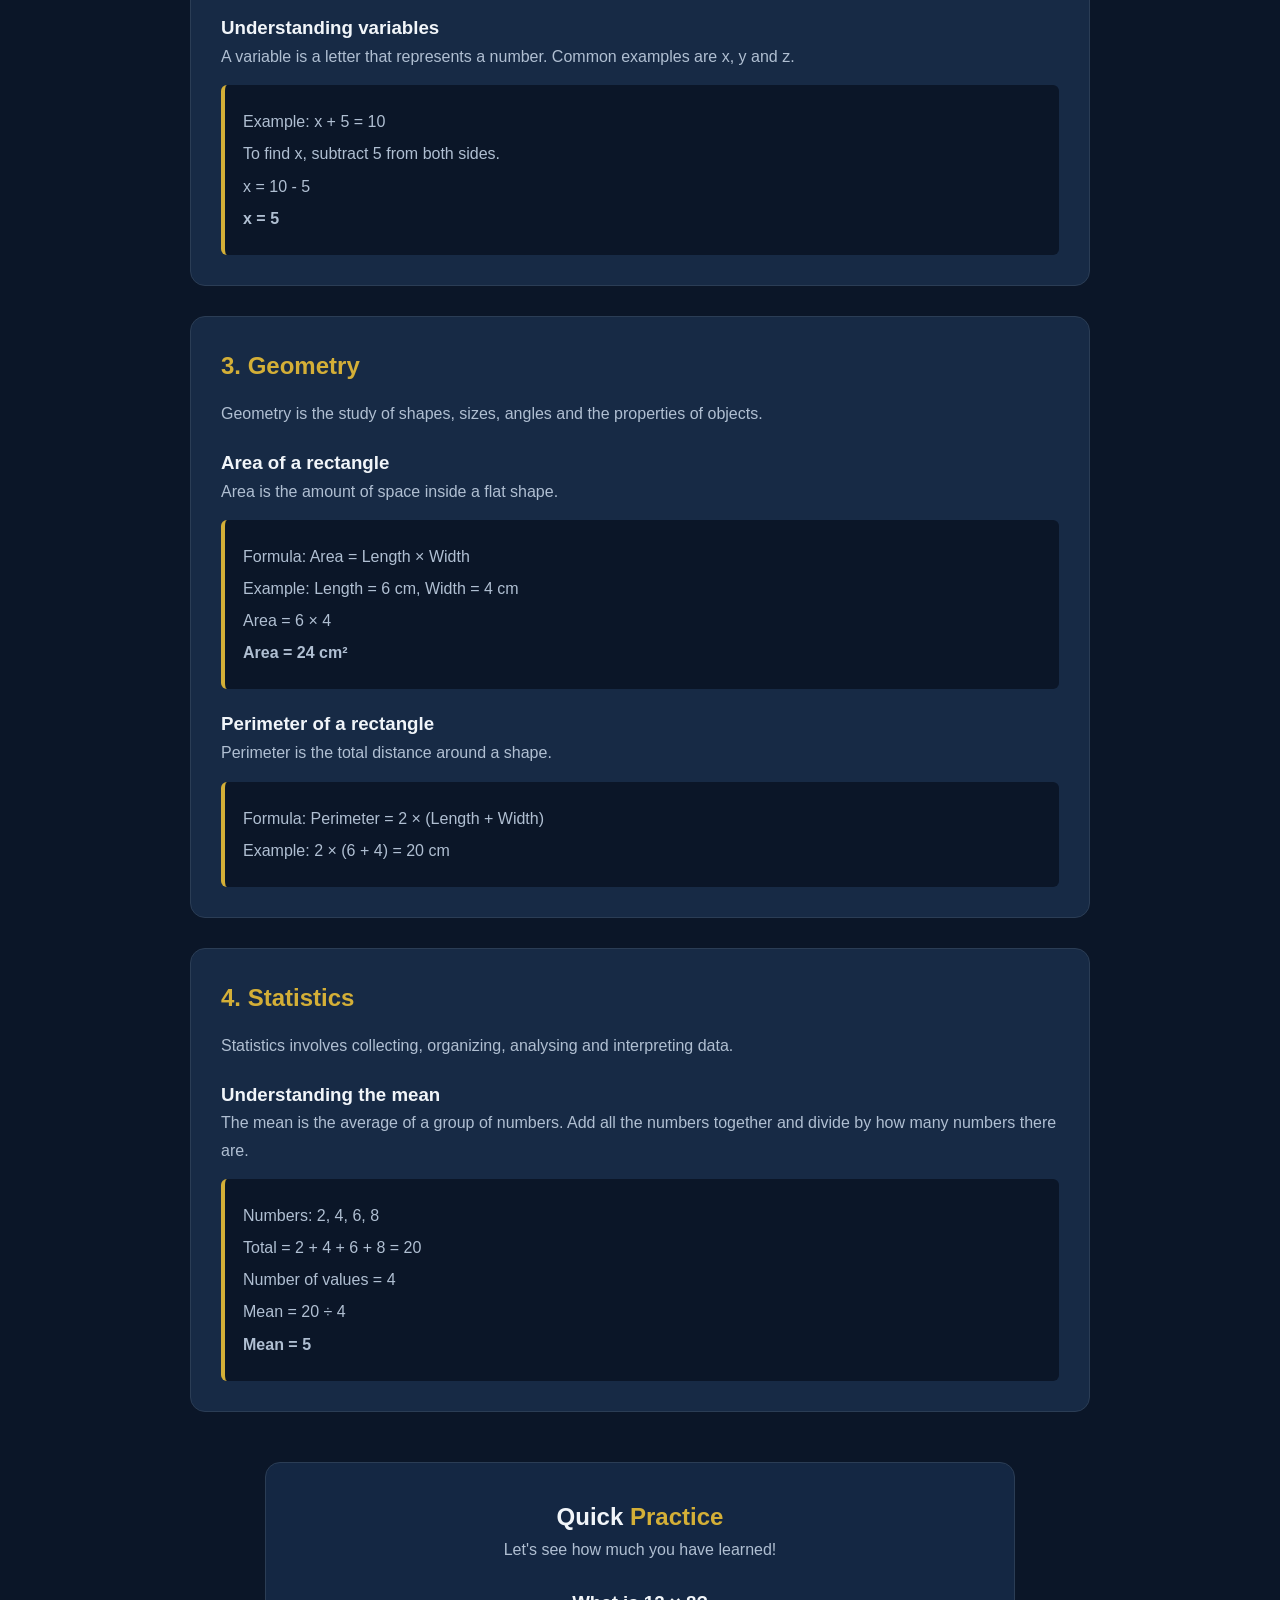
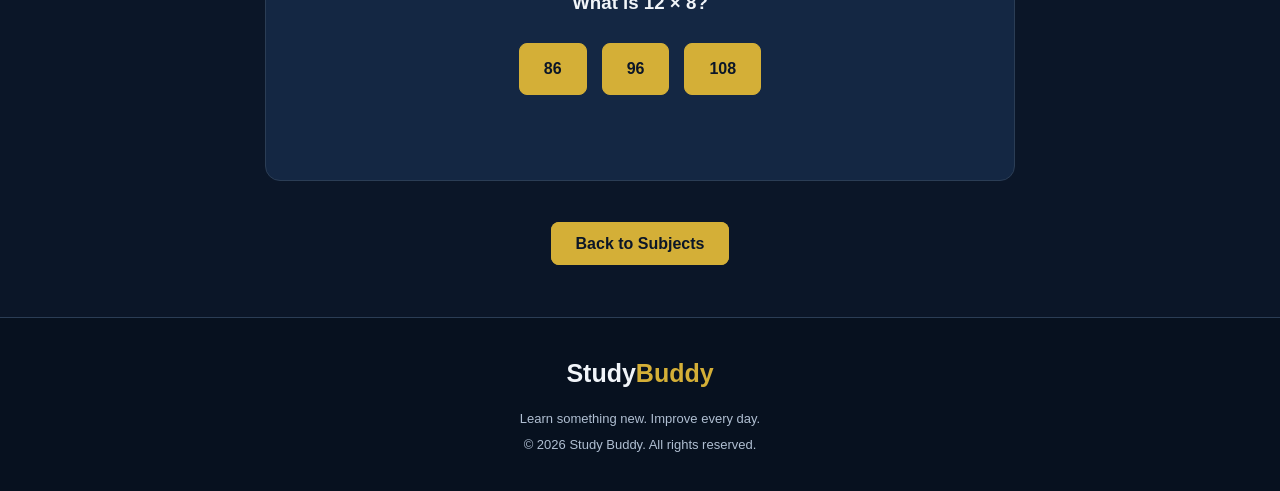
<file: mathematics.html>
<!DOCTYPE html>
<html lang="en">
<head>
    <meta charset="UTF-8">
    <meta name="viewport" content="width=device-width, initial-scale=1.0">

    <title>Mathematics | Study Buddy</title>

    <link rel="stylesheet" href="style.css">

    <style>
        .math-page {
            background-color: #0b1628;
            color: #e2e8f0;
            padding: 60px 5%;
        }

        .math-page .section-heading {
            text-align: center;
            margin-bottom: 40px;
        }

        .math-page .tagline {
            color: #d4af37;
            font-weight: bold;
            letter-spacing: 2px;
        }

        .math-page h1,
        .math-page h2,
        .math-page h3 {
            color: #f1f5f9;
        }

        .math-page h1 span,
        .math-page h2 span {
            color: #d4af37;
        }

        .math-page p {
            color: #b0bfd2;
            line-height: 1.7;
        }

        .math-page .features-grid {
            display: grid;
            grid-template-columns: repeat(2, minmax(0, 1fr));
            gap: 25px;
            max-width: 1000px;
            margin: 0 auto 60px;
        }

        .math-page .feature-card {
            background-color: #172a45;
            border: 1px solid #2b3d55;
            border-radius: 15px;
            padding: 30px;
            text-align: center;
        }

        .math-page .feature-icon {
            font-size: 2.5rem;
            margin-bottom: 15px;
        }

        .math-page .feature-card h3 {
            color: #d4af37;
        }

        /* Lesson sections */
        .lesson-section {
            max-width: 900px;
            margin: 0 auto 30px;
            padding: 30px;
            background-color: #172a45;
            border: 1px solid #2b3d55;
            border-radius: 15px;
        }

        .lesson-section h2 {
            color: #d4af37;
            margin-bottom: 15px;
        }

        .lesson-section h3 {
            margin-top: 20px;
        }

        .example-box {
            background-color: #0b1628;
            border-left: 4px solid #d4af37;
            padding: 18px;
            margin-top: 15px;
            border-radius: 6px;
        }

        .example-box p {
            margin: 5px 0;
        }

        .math-practice {
            max-width: 750px;
            margin: 50px auto;
            padding: 35px 25px;
            text-align: center;
            background-color: #142743;
            border: 1px solid #2b3d55;
            border-radius: 15px;
        }

        .math-practice h3 {
            margin: 25px 0;
        }

        .math-answers {
            display: flex;
            justify-content: center;
            flex-wrap: wrap;
            gap: 15px;
        }

        .math-answers button,
        .math-back a {
            background-color: #d4af37;
            color: #0b1628;
            border: 1px solid #d4af37;
            border-radius: 8px;
            padding: 12px 24px;
            font-weight: bold;
            cursor: pointer;
            text-decoration: none;
        }

        .math-answers button:hover,
        .math-back a:hover {
            background-color: #f0d879;
        }

        #answerResult {
            min-height: 28px;
            margin-top: 22px;
            font-weight: bold;
        }

        #answerResult.correct {
            color: #d4af37;
        }

        #answerResult.incorrect {
            color: #ff9999;
        }

        .math-back {
            text-align: center;
            margin-top: 40px;
        }

        @media (max-width: 650px) {
            .math-page .features-grid {
                grid-template-columns: 1fr;
            }

            .lesson-section {
                padding: 22px;
            }
        }
    </style>
</head>

<body>

<header>
    <nav class="navbar">
        <a href="index.html" class="logo">
            Study<span>Buddy</span>
        </a>

        <ul class="nav-links">
            <li><a href="index.html">Home</a></li>
            <li><a href="subjects.html">Subjects</a></li>
        </ul>
    </nav>
</header>

<main>
<section class="math-page">

    <div class="section-heading">
        <p class="tagline">LET'S LEARN TOGETHER</p>

        <h1>Mathematics</h1>

        <p>
            Build your mathematical skills through simple lessons,
            practical examples and exercises.
        </p>
    </div>

    <!-- Topics -->
    <div class="features-grid">

        <article class="feature-card">
            <div class="feature-icon">🔢</div>
            <h3>Basic Arithmetic</h3>
            <p>Addition, subtraction, multiplication and division.</p>
        </article>

        <article class="feature-card">
            <div class="feature-icon">📐</div>
            <h3>Algebra</h3>
            <p>Variables, equations and mathematical expressions.</p>
        </article>

        <article class="feature-card">
            <div class="feature-icon">📏</div>
            <h3>Geometry</h3>
            <p>Shapes, angles, perimeter and area.</p>
        </article>

        <article class="feature-card">
            <div class="feature-icon">📊</div>
            <h3>Statistics</h3>
            <p>Averages, data and probability.</p>
        </article>

    </div>

    <!-- Lesson 1 -->
    <section class="lesson-section">
        <h2>1. Basic Arithmetic</h2>

        <p>
            Arithmetic is the branch of mathematics that deals with
            numbers and basic mathematical operations.
        </p>

        <h3>The four basic operations</h3>

        <p><strong>Addition (+):</strong> Combining two or more numbers.</p>

        <div class="example-box">
            <p>Example: 5 + 3 = 8</p>
        </div>

        <p><strong>Subtraction (-):</strong> Taking one number away from another.</p>

        <div class="example-box">
            <p>Example: 10 - 4 = 6</p>
        </div>

        <p><strong>Multiplication (×):</strong> Repeated addition.</p>

        <div class="example-box">
            <p>Example: 4 × 3 = 12</p>
        </div>

        <p><strong>Division (÷):</strong> Sharing a number into equal groups.</p>

        <div class="example-box">
            <p>Example: 12 ÷ 3 = 4</p>
        </div>
    </section>

    <!-- Lesson 2 -->
    <section class="lesson-section">
        <h2>2. Algebra</h2>

        <p>
            Algebra is a branch of mathematics that uses letters
            and symbols to represent unknown numbers.
        </p>

        <h3>Understanding variables</h3>

        <p>
            A variable is a letter that represents a number.
            Common examples are x, y and z.
        </p>

        <div class="example-box">
            <p>Example: x + 5 = 10</p>
            <p>To find x, subtract 5 from both sides.</p>
            <p>x = 10 - 5</p>
            <p><strong>x = 5</strong></p>
        </div>
    </section>

    <!-- Lesson 3 -->
    <section class="lesson-section">
        <h2>3. Geometry</h2>

        <p>
            Geometry is the study of shapes, sizes, angles
            and the properties of objects.
        </p>

        <h3>Area of a rectangle</h3>

        <p>
            Area is the amount of space inside a flat shape.
        </p>

        <div class="example-box">
            <p>Formula: Area = Length × Width</p>
            <p>Example: Length = 6 cm, Width = 4 cm</p>
            <p>Area = 6 × 4</p>
            <p><strong>Area = 24 cm²</strong></p>
        </div>

        <h3>Perimeter of a rectangle</h3>

        <p>
            Perimeter is the total distance around a shape.
        </p>

        <div class="example-box">
            <p>Formula: Perimeter = 2 × (Length + Width)</p>
            <p>Example: 2 × (6 + 4) = 20 cm</p>
        </div>
    </section>

    <!-- Lesson 4 -->
    <section class="lesson-section">
        <h2>4. Statistics</h2>

        <p>
            Statistics involves collecting, organizing,
            analysing and interpreting data.
        </p>

        <h3>Understanding the mean</h3>

        <p>
            The mean is the average of a group of numbers.
            Add all the numbers together and divide by how many
            numbers there are.
        </p>

        <div class="example-box">
            <p>Numbers: 2, 4, 6, 8</p>
            <p>Total = 2 + 4 + 6 + 8 = 20</p>
            <p>Number of values = 4</p>
            <p>Mean = 20 ÷ 4</p>
            <p><strong>Mean = 5</strong></p>
        </div>
    </section>

    <!-- Quick Practice -->
    <section class="math-practice">

        <h2>Quick <span>Practice</span></h2>

        <p>Let's see how much you have learned!</p>

        <h3>What is 12 × 8?</h3>

        <div class="math-answers">

            <button type="button" onclick="checkAnswer(86)">86</button>

            <button type="button" onclick="checkAnswer(96)">96</button>

            <button type="button" onclick="checkAnswer(108)">108</button>

        </div>

        <p id="answerResult" aria-live="polite"></p>

    </section>

    <div class="math-back">
        <a href="subjects.html">Back to Subjects</a>
    </div>

</section>
</main>

<footer>
    <a href="index.html" class="logo">
        Study<span>Buddy</span>
    </a>

    <p>Learn something new. Improve every day.</p>
    <p>&copy; 2026 Study Buddy. All rights reserved.</p>
</footer>

<script>
    function checkAnswer(answer) {
        const result = document.getElementById("answerResult");

        if (answer === 96) {
            result.textContent = "Correct! Well done! 🎉";
            result.className = "correct";
        } else {
            result.textContent = "Not quite. Try again!";
            result.className = "incorrect";
        }
    }
</script>

</body>
</html>
</file>
<file: style.css>
* {

    margin: 0;

    padding: 0;

    box-sizing: border-box;

}

:root {

    --navy: #0b1628;

    --blue: #3b82f6;

    --light-blue: #1b2c45;

    --white: #f1f5f9;

    --text: #e2e8f0;

    --muted: #b0bfd2;

    --background: #0b1628;

    --border: #2b3d55;

    /* Gold colours */

    --gold: #d4af37;

    --gold-light: #f0d879;

    --gold-dark: #b8941f;

}

/* Smooth scrolling */

html {

    scroll-behavior: smooth;

}

/* Page defaults */

body {

    font-family: Arial, Helvetica, sans-serif;

    background: var(--background);

    color: var(--text);

    line-height: 1.6;

}

a {

    text-decoration: none;

}

button,

input,

textarea {

    font: inherit;

}

/* Navigation */

header {

    background: #101f35;

    border-bottom: 1px solid var(--border);

}

.navbar {

    max-width: 1200px;

    margin: auto;

    padding: 20px 24px;

    display: flex;

    align-items: center;

    justify-content: space-between;

    gap: 24px;

}

.logo {

    color: var(--white);

    font-size: 25px;

    font-weight: 800;

}

.logo span {

    color: var(--gold);

}

.nav-links {

    display: flex;

    gap: 30px;

    list-style: none;

}

.nav-links a {

    color: var(--text);

    font-size: 14px;

    font-weight: 600;

    transition: color 0.2s ease;

}

.nav-links a:hover {

    color: var(--gold);

}

.nav-button {

    background: var(--gold);

    color: var(--navy);

    padding: 11px 19px;

    border-radius: 8px;

    font-size: 14px;

    font-weight: 700;

    transition: background-color 0.2s ease,

                transform 0.2s ease;

}

.nav-button:hover {

    background: var(--gold-light);

    transform: translateY(-2px);

}

/* Homepage hero */

.hero {

    max-width: 1200px;

    margin: auto;

    padding: 90px 24px;

    display: grid;

    grid-template-columns: 1.2fr 0.8fr;

    align-items: center;

    gap: 70px;

}

.tagline {

    color: var(--gold);

    font-size: 12px;

    font-weight: 800;

    letter-spacing: 2px;

    margin-bottom: 15px;

}

.hero h1 {

    color: var(--white);

    font-size: clamp(40px, 5vw, 64px);

    line-height: 1.12;

    margin-bottom: 24px;

}

.hero h1 span {

    color: var(--gold);

}

.hero-description {

    max-width: 550px;

    color: var(--muted);

    font-size: 16px;

    margin-bottom: 30px;

}

.hero-buttons {

    display: flex;

    flex-wrap: wrap;

    gap: 14px;

}

.primary-button,

.secondary-button {

    display: inline-block;

    padding: 13px 21px;

    border-radius: 8px;

    font-size: 14px;

    font-weight: 700;

    transition: background-color 0.2s ease,

                color 0.2s ease,

                border-color 0.2s ease,

                transform 0.2s ease;

}

.primary-button {

    background: var(--gold);

    color: var(--navy);

}

.primary-button:hover {

    background: var(--gold-light);

    transform: translateY(-2px);

}

.secondary-button {

    border: 1px solid var(--border);

    color: var(--text);

    background: #172a45;

}

.secondary-button:hover {

    border-color: var(--gold);

    color: var(--gold);

}

/* Hero statistics */

.hero-stats {

    display: flex;

    flex-wrap: wrap;

    gap: 32px;

    margin-top: 45px;

}

.hero-stats h3 {

    color: var(--gold);

    font-size: 17px;

}

.hero-stats p {

    color: var(--muted);

    font-size: 12px;

}

/* Highlight card */

.hero-card {

    padding: 38px;

    border-radius: 22px;

    background: #172a45;

    border: 1px solid var(--border);

    transition: border-color 0.2s ease;

}

.hero-card:hover {

    border-color: var(--gold);

}

.card-icon {

    width: 65px;

    height: 65px;

    display: grid;

    place-items: center;

    border-radius: 16px;

    background: #223954;

    border: 1px solid #d4af3740;

    font-size: 32px;

    margin-bottom: 25px;

}

.card-label {

    color: var(--gold);

    font-size: 11px;

    font-weight: 800;

    letter-spacing: 1.5px;

    margin-bottom: 12px;

}

.hero-card h2 {

    color: var(--white);

    font-size: 30px;

    line-height: 1.3;

    margin-bottom: 15px;

}

.hero-card > p:not(.card-label) {

    color: var(--muted);

    margin-bottom: 24px;

}

.hero-card a {

    color: var(--gold-light);

    font-weight: 700;

}

.hero-card a:hover {

    color: var(--gold);

}

/* Section headings */

.subjects-section,

.features-section {

    padding: 85px 24px;

}

.subjects-section {

    background: #0e1b2e;

}

.features-section {

    background: var(--background);

}

.section-heading {

    max-width: 700px;

    margin: 0 auto 35px;

    text-align: center;

}

.section-heading h1,

.section-heading h2 {

    color: var(--white);

    font-size: clamp(28px, 4vw, 38px);

    line-height: 1.25;

    margin-bottom: 12px;

}

.section-heading > p:last-child {

    color: var(--muted);

}

/* Search */

.search-box {

    max-width: 500px;

    margin: 0 auto 35px;

}

.search-box input {

    width: 100%;

    padding: 16px 20px;

    border: 1px solid var(--border);

    border-radius: 10px;

    background: #172a45;

    color: var(--white);

    font-size: 15px;

    outline: none;

    transition: border-color 0.2s ease,

                box-shadow 0.2s ease;

}

.search-box input::placeholder {

    color: #9aabc1;

}

.search-box input:focus {

    border-color: var(--gold);

    box-shadow: 0 0 0 3px #d4af3725;

}

/* Subject and feature grids */

.subject-grid,

.features-grid {

    max-width: 1200px;

    margin: auto;

    display: grid;

    grid-template-columns: repeat(4, minmax(0, 1fr));

    gap: 22px;

}

/* Subject cards */

.subject-card {

    padding: 25px;

    border: 1px solid var(--border);

    border-radius: 14px;

    background: #172a45;

    display: flex;

    flex-direction: column;

    height: 100%;

    transition: transform 0.2s ease,

                border-color 0.2s ease,

                box-shadow 0.2s ease;

}

.subject-card:hover {

    transform: translateY(-5px);

    border-color: var(--gold);

    box-shadow: 0 12px 28px #00000035;

}

/* Hide subject cards that do not match the search */

.subject-card[hidden] {

    display: none !important;

}

.subject-icon {

    width: 53px;

    height: 53px;

    display: grid;

    place-items: center;

    background: #223954;

    border: 1px solid #d4af3740;

    border-radius: 12px;

    font-size: 27px;

    margin-bottom: 20px;

}

.subject-card h3 {

    color: var(--white);

    font-size: 18px;

    margin-bottom: 10px;

}

.subject-card p {

    color: var(--muted);

    font-size: 14px;

    margin-bottom: 18px;

    flex-grow: 1;

}

.subject-link {

    color: var(--gold-light);

    font-size: 13px;

    font-weight: 700;

    align-self: flex-start;

    margin-top: auto;

}

.subject-link:hover {

    color: var(--gold);

}

/* Search results message */

.no-results {

    text-align: center;

    color: var(--muted);

    margin-top: 25px;

}

.no-results[hidden] {

    display: none !important;

}

/* Features */

.features-grid {

    grid-template-columns: repeat(3, minmax(0, 1fr));

}

.feature-card {

    padding: 28px;

    border: 1px solid var(--border);

    border-radius: 14px;

    background: #172a45;

    transition: border-color 0.2s ease,

                transform 0.2s ease;

}

.feature-card:hover {

    border-color: var(--gold);

    transform: translateY(-4px);

}

.feature-icon {

    font-size: 30px;

    margin-bottom: 16px;

}

.feature-card h3 {

    color: var(--white);

    margin-bottom: 10px;

}

.feature-card p {

    color: var(--muted);

    font-size: 14px;

}

/* Ask Study Buddy Section */

.ask-section {

    padding: 90px 24px;

    background: #0e1b2e;

    border-top: 1px solid var(--border);

}

.ask-content {

    max-width: 800px;

    margin: auto;

    text-align: center;

}

.ask-content h2 {

    color: var(--white);

    font-size: clamp(28px, 4vw, 40px);

    line-height: 1.25;

    margin-bottom: 15px;

}

.ask-content > p:not(.tagline) {

    color: var(--muted);

    margin-bottom: 30px;

}

/* Question box */

.question-box {

    padding: 20px;

    background: #172a45;

    border: 1px solid var(--border);

    border-radius: 15px;

    text-align: right;

    transition: border-color 0.2s ease;

}

.question-box:focus-within {

    border-color: var(--gold);

}

.question-box textarea {

    display: block;

    width: 100%;

    min-height: 120px;

    padding: 15px;

    resize: vertical;

    border: none;

    outline: none;

    background: transparent;

    color: var(--white);

    font: inherit;

    font-size: 15px;

}

.question-box textarea::placeholder {

    color: #9aabc1;

}

.question-box button {

    padding: 13px 22px;

    border: none;

    border-radius: 8px;

    background: var(--gold);

    color: var(--navy);

    font-weight: 700;

    cursor: pointer;

    transition: background 0.2s ease,

                transform 0.2s ease;

}

.question-box button:hover {

    background: var(--gold-light);

    transform: translateY(-2px);

}

/* Answer area */

.answer-area {

    margin-top: 25px;

    padding: 25px;

    min-height: 80px;

    background: #172a45;

    border: 1px solid var(--border);

    border-radius: 12px;

    color: var(--muted);

    text-align: left;

    white-space: pre-wrap;

    overflow-wrap: anywhere;

}

/* Call to action */

.cta-section {

    padding: 70px 24px;

    text-align: center;

    background: #142743;

    color: var(--white);

    border-top: 1px solid var(--border);

}

.cta-section h2 {

    color: var(--white);

    font-size: clamp(26px, 4vw, 36px);

    margin-bottom: 14px;

}

.cta-section p {

    color: var(--muted);

    margin-bottom: 25px;

}

.cta-section .primary-button {

    background: var(--gold);

    color: var(--navy);

}

.cta-section .primary-button:hover {

    background: var(--gold-light);

}

/* Footer */

footer {

    padding: 35px 24px;

    text-align: center;

    background: #07111f;

    border-top: 1px solid var(--border);

}

footer .logo {

    display: inline-block;

    margin-bottom: 10px;

}

footer p {

    color: var(--muted);

    font-size: 13px;

    margin-top: 6px;

}

/* Responsive layout for tablets */

@media (max-width: 950px) {

    .hero {

        grid-template-columns: 1fr 1fr;

        gap: 30px;

    }

    .subject-grid {

        grid-template-columns: repeat(2, minmax(0, 1fr));

    }

    .features-grid {

        grid-template-columns: repeat(2, minmax(0, 1fr));

    }

}

/* Responsive layout for mobile phones */

@media (max-width: 650px) {

    .navbar {

        flex-wrap: wrap;

        padding: 17px 20px;

    }

    .nav-links {

        order: 3;

        width: 100%;

        justify-content: center;

        gap: 22px;

    }

    .nav-button {

        padding: 9px 12px;

    }

    .hero {

        grid-template-columns: 1fr;

        padding: 60px 22px;

    }

    .hero-card {

        padding: 28px;

    }

    .hero-stats {

        gap: 20px;

    }

    .subjects-section,

    .features-section {

        padding: 60px 20px;

    }

    .subject-grid,

    .features-grid {

        grid-template-columns: 1fr;

    }

    .ask-section {

        padding: 60px 20px;

    }

    .question-box {

        padding: 14px;

    }

    .question-box button {

        width: 100%;

    }

    .answer-area {

        padding: 18px;

    }

}

/* Keyboard accessibility */

a:focus-visible,

button:focus-visible,

input:focus-visible,

textarea:focus-visible {

    outline: 2px solid var(--gold-light);

    outline-offset: 4px;

}

/* SIGN UP PAGE */

.signup-container {
    min-height: 100vh;
    display: flex;
    justify-content: center;
    align-items: center;
    background: var(--background);
    padding: 30px 15px;
}

.signup-box {
    width: 100%;
    max-width: 450px;
    background: #172a45;
    padding: 40px;
    border-radius: 15px;
    border: 1px solid var(--gold);
    box-shadow: 0 10px 30px rgba(0, 0, 0, 0.3);
}

.signup-box h1 {
    text-align: center;
    color: var(--white);
    margin-bottom: 20px;
}

.signup-box h1 span {
    color: var(--gold);
}

.signup-box h2 {
    color: var(--white);
    text-align: center;
}

.signup-box > p {
    color: var(--muted);
    text-align: center;
    margin-bottom: 25px;
}

.signup-box label {
    display: block;
    color: var(--white);
    margin: 15px 0 8px;
}

.signup-box input {
    width: 100%;
    padding: 12px;
    border: 1px solid var(--border);
    border-radius: 7px;
    background: var(--navy);
    color: var(--white);
    outline: none;
    box-sizing: border-box;
}

.signup-box input:focus {
    border-color: var(--gold);
}

.signup-box button {
    width: 100%;
    padding: 13px;
    margin-top: 25px;
    background: var(--gold);
    color: var(--navy);
    border: none;
    border-radius: 7px;
    font-weight: bold;
    cursor: pointer;
}

.signup-box button:hover {
    background: var(--gold-light);
}

.signup-box .login-link {
    margin-top: 20px;
    font-size: 14px;
}

.login-link a {
    color: var(--gold);
    text-decoration: none;
    font-weight: bold;
}

/* Sign-up form responsive spacing */
@media (max-width: 480px) {
    .signup-box {
        padding: 28px 22px;
    }
}

/* =================================
   STUDDY BUDDY PREMIUM DASHBOARD
================================= */

.sb-dashboard {
    display: flex;
    min-height: 100vh;
    background: #0b1628;
    color: #f1f5f9;
    font-family: Arial, sans-serif;
}

/* SIDEBAR */

.sb-sidebar {
    width: 245px;
    min-width: 245px;
    background: #101f35;
    padding: 30px 20px;
    display: flex;
    flex-direction: column;
    border-right: 1px solid #2b3d55;
}

.sb-logo {
    font-size: 24px;
    margin-bottom: 55px;
}

.sb-logo span {
    color: #d4af37;
}

.sb-menu-title {
    color: #8293aa;
    font-size: 11px;
    letter-spacing: 2px;
    margin-bottom: 18px;
}

.sb-sidebar nav {
    display: flex;
    flex-direction: column;
    gap: 12px;
}

.sb-sidebar nav a,
.sb-sidebar-bottom a {
    padding: 14px;
    text-decoration: none;
    color: #b0bfd2;
    border-radius: 8px;
    transition: 0.3s;
}

.sb-sidebar nav a:hover,
.sb-sidebar nav a.active {
    background: #233954;
    color: #d4af37;
}

.sb-sidebar-bottom {
    margin-top: auto;
    display: flex;
    flex-direction: column;
    gap: 12px;
}

#logoutBtn {
    background: transparent;
    color: #e2e8f0;
    border: 1px solid #2b3d55;
    padding: 13px;
    border-radius: 8px;
    cursor: pointer;
    text-align: left;
}

/* MAIN AREA */

.sb-main {
    flex: 1;
    min-width: 0;
    padding: 30px 4%;
}

.sb-topbar {
    display: flex;
    justify-content: space-between;
    align-items: center;
    margin-bottom: 30px;
}

.sb-topbar p {
    color: #d4af37;
    font-size: 11px;
    letter-spacing: 2px;
}

.sb-topbar h3 {
    font-size: 23px;
    margin-top: 5px;
}

.sb-user {
    display: flex;
    align-items: center;
    gap: 12px;
}

.sb-user small {
    display: block;
    color: #b0bfd2;
    margin-top: 5px;
}

.sb-avatar {
    width: 43px;
    height: 43px;
    background: #d4af37;
    color: #0b1628;
    border-radius: 50%;
    display: grid;
    place-items: center;
    font-weight: bold;
    font-size: 20px;
}

/* WELCOME BANNER */

.sb-welcome {
    background: linear-gradient(120deg, #1b3453, #263f5d);
    border: 1px solid #405673;
    border-radius: 18px;
    padding: 40px;
    display: flex;
    justify-content: space-between;
    align-items: center;
    margin-bottom: 30px;
    overflow: hidden;
}

.sb-welcome-label {
    color: #d4af37;
    letter-spacing: 2px;
    font-size: 11px;
}

.sb-welcome h1 {
    font-size: 30px;
    margin: 15px 0;
}

.sb-welcome p {
    color: #c1cede;
    max-width: 480px;
    line-height: 1.7;
}

.sb-primary-btn {
    display: inline-block;
    margin-top: 22px;
    padding: 13px 22px;
    background: #d4af37;
    color: #0b1628;
    text-decoration: none;
    border-radius: 7px;
    font-weight: bold;
}

.sb-welcome-decoration {
    color: #d4af37;
    font-size: 28px;
    text-align: center;
    padding: 20px;
}

.sb-welcome-decoration div {
    font-size: 18px;
    line-height: 1.8;
    letter-spacing: 4px;
    font-weight: bold;
    margin-top: 15px;
}

/* STATISTICS */

.sb-stats {
    display: grid;
    grid-template-columns: repeat(4, 1fr);
    gap: 18px;
    margin-bottom: 35px;
}

.sb-stat-card {
    background: #172a45;
    padding: 23px;
    border: 1px solid #2b3d55;
    border-radius: 12px;
}

.sb-stat-card > span {
    font-size: 24px;
    color: #d4af37;
}

.sb-stat-card p {
    color: #b0bfd2;
    font-size: 10px;
    margin-top: 15px;
    letter-spacing: 1px;
}

.sb-stat-card h2 {
    font-size: 30px;
    margin: 10px 0;
}

.sb-stat-card small {
    color: #8293aa;
}

/* CONTENT GRID */

.sb-content-grid {
    display: grid;
    grid-template-columns: 1.7fr 1fr;
    gap: 25px;
}

.sb-section-heading {
    display: flex;
    justify-content: space-between;
    align-items: center;
    margin-bottom: 22px;
}

.sb-section-heading h2 {
    font-size: 21px;
}

.sb-section-heading p {
    color: #8293aa;
    margin-top: 7px;
}

.sb-section-heading a {
    color: #d4af37;
    text-decoration: none;
}

/* COURSE CARDS */

.sb-course-card {
    display: flex;
    align-items: center;
    gap: 18px;
    background: #172a45;
    border: 1px solid #2b3d55;
    padding: 20px;
    border-radius: 12px;
    margin-bottom: 15px;
    transition: 0.3s;
}

.sb-course-card:hover {
    border-color: #d4af37;
    transform: translateY(-3px);
}

.sb-course-icon {
    width: 55px;
    height: 55px;
    min-width: 55px;
    background: #263f5d;
    color: #d4af37;
    display: grid;
    place-items: center;
    border-radius: 10px;
    font-size: 23px;
    font-weight: bold;
}

.sb-course-info {
    flex: 1;
    min-width: 0;
}

.sb-course-info h3 {
    margin-bottom: 7px;
}

.sb-course-info p,
.sb-course-info small {
    color: #aebdd0;
    font-size: 13px;
}

.sb-progress {
    height: 6px;
    background: #30445e;
    border-radius: 10px;
    margin: 13px 0 7px;
    overflow: hidden;
}

.sb-progress div {
    height: 100%;
    background: #d4af37;
}

.sb-course-card > a {
    color: #d4af37;
    text-decoration: none;
    font-weight: bold;
    white-space: nowrap;
}

/* RIGHT PANEL */

.sb-progress-card,
.sb-activity {
    background: #172a45;
    border: 1px solid #2b3d55;
    padding: 25px;
    border-radius: 14px;
    margin-bottom: 20px;
}

.sb-progress-card > span {
    color: #d4af37;
    font-size: 10px;
    letter-spacing: 2px;
}

.sb-progress-card h2 {
    margin-top: 12px;
}

.sb-circle {
    width: 150px;
    height: 150px;
    border-radius: 50%;
    border: 9px solid #30445e;
    border-top-color: #d4af37;
    margin: 25px auto;
    display: grid;
    place-items: center;
}

.sb-circle div {
    text-align: center;
}

.sb-circle strong {
    display: block;
    font-size: 28px;
}

.sb-circle small {
    color: #aebdd0;
}

.sb-progress-card > p {
    text-align: center;
    color: #aebdd0;
    font-size: 13px;
}

.sb-activity h3 {
    margin-bottom: 20px;
}

.sb-empty {
    text-align: center;
    padding: 20px 5px;
}

.sb-empty span {
    font-size: 30px;
    color: #d4af37;
}

.sb-empty p {
    margin: 12px 0;
}

.sb-empty small {
    color: #8293aa;
    line-height: 1.6;
}

/* FOOTER */

.sb-footer {
    border-top: 1px solid #2b3d55;
    margin-top: 35px;
    padding: 20px 0;
    color: #8293aa;
    font-size: 12px;
}

/* RESPONSIVE DESIGN */

@media (max-width: 1000px) {
    .sb-stats {
        grid-template-columns: repeat(2, 1fr);
    }

    .sb-content-grid {
        grid-template-columns: 1fr;
    }
}

@media (max-width: 650px) {
    .sb-dashboard {
        flex-direction: column;
    }

    .sb-sidebar {
        width: auto;
        min-width: 0;
        padding: 18px;
    }

    .sb-logo {
        margin-bottom: 20px;
    }

    .sb-sidebar nav {
        flex-direction: row;
        flex-wrap: wrap;
    }

    .sb-sidebar nav a {
        font-size: 12px;
        padding: 9px;
    }

    .sb-sidebar-bottom {
        margin-top: 15px;
    }

    .sb-main {
        padding: 22px 15px;
    }

    .sb-welcome {
        padding: 25px;
    }

    .sb-welcome h1 {
        font-size: 23px;
    }

    .sb-welcome-decoration {
        display: none;
    }

    .sb-stats {
        grid-template-columns: 1fr 1fr;
        gap: 10px;
    }

    .sb-stat-card {
        padding: 15px;
    }

    .sb-course-card {
        gap: 10px;
        padding: 13px;
    }
}

@media (max-width: 380px) {
    .sb-stats {
        grid-template-columns: 1fr;
    }
}


.auth-buttons {
    display: flex;
    align-items: center;
    gap: 15px;
}

.auth-buttons a {
    text-decoration: none;
}

@media (max-width: 768px) {
    .navbar {
        flex-wrap: wrap;
        gap: 15px;
    }

    .auth-buttons {
        width: 100%;
        justify-content: center;
    }
}

/* PROFILE PAGE */

.profile-container {
    padding: 35px;
}

.profile-heading {
    margin-bottom: 25px;
}

.profile-heading h1 {
    color: var(--white);
    font-size: 28px;
}

.profile-heading p {
    color: var(--muted);
    margin-top: 8px;
}

.profile-card {
    background: #172a45;
    border: 1px solid #2b3d55;
    border-radius: 15px;
    padding: 30px;
    max-width: 900px;
}

.profile-picture-section {
    display: flex;
    align-items: center;
    gap: 25px;
    padding-bottom: 30px;
    border-bottom: 1px solid #2b3d55;
    margin-bottom: 30px;
}

.profile-picture {
    width: 120px;
    height: 120px;
    border-radius: 50%;
    overflow: hidden;
    border: 3px solid #d4af37;
}

.profile-picture img {
    width: 100%;
    height: 100%;
    object-fit: cover;
}

.profile-picture-section h2 {
    color: var(--white);
    margin-bottom: 8px;
}

.profile-picture-section p {
    color: var(--muted);
    margin-bottom: 12px;
}

.upload-btn {
    display: inline-block;
    background: #d4af37;
    color: #0b1628;
    padding: 10px 18px;
    border-radius: 6px;
    cursor: pointer;
    font-weight: bold;
}

.profile-card form h2 {
    color: var(--white);
    margin-bottom: 25px;
}

.profile-form-grid {
    display: grid;
    grid-template-columns: 1fr 1fr;
    gap: 22px;
}

.profile-field {
    display: flex;
    flex-direction: column;
    gap: 10px;
}

.profile-field label {
    color: var(--white);
}

.profile-field input,
.profile-field textarea {
    background: #0b1628;
    border: 1px solid #2b3d55;
    border-radius: 7px;
    padding: 13px;
    color: white;
    font-family: inherit;
}

.profile-field input:focus,
.profile-field textarea:focus {
    outline: none;
    border-color: #d4af37;
}

.profile-bio {
    grid-column: span 2;
}

.save-profile-btn {
    margin-top: 25px;
    padding: 13px 25px;
    background: #d4af37;
    color: #0b1628;
    border: none;
    border-radius: 7px;
    font-weight: bold;
    cursor: pointer;
}

.save-profile-btn:hover,
.upload-btn:hover {
    background: #f0d879;
}

#profileMessage {
    margin-top: 15px;
    color: #d4af37;
}

@media (max-width: 600px) {
    .profile-form-grid {
        grid-template-columns: 1fr;
    }

    .profile-bio {
        grid-column: span 1;
    }

    .profile-picture-section {
        flex-direction: column;
        align-items: flex-start;
    }
}

/* Dashboard Profile Pictures */

.sb-avatar {
    overflow: hidden;
    border-radius: 50%;
}

.sb-avatar img {
    width: 100%;
    height: 100%;
    object-fit: cover;
    border-radius: 50%;
}

.welcome-user {
    display: flex;
    align-items: center;
    gap: 18px;
    margin: 20px 0;
}

.welcome-user img {
    width: 75px;
    height: 75px;
    border-radius: 50%;
    object-fit: cover;
    border: 3px solid #d4af37;
}

.welcome-user h1 {
    margin: 0;
}

/* ABOUT ME SECTION */

.sb-about-section {
    background: #172a45;
    padding: 25px;
    border-radius: 15px;
    margin: 30px 0;
    border: 1px solid #2b3d55;
}

.sb-about-section h2 {
    color: #d4af37;
    margin-bottom: 8px;
}

.sb-about-section p {
    color: #b0bfd2;
}

.sb-about-section textarea {
    width: 100%;
    padding: 15px;
    margin-top: 20px;
    background: #0b1628;
    color: #f1f5f9;
    border: 1px solid #2b3d55;
    border-radius: 10px;
    resize: vertical;
    font-family: inherit;
    font-size: 14px;
}

.sb-about-section textarea:focus {
    outline: none;
    border-color: #d4af37;
}

.sb-about-footer {
    display: flex;
    justify-content: space-between;
    align-items: center;
    margin-top: 15px;
    gap: 15px;
}

.sb-about-footer small {
    color: #b0bfd2;
}

.sb-about-footer button {
    border: none;
    cursor: pointer;
}

#aboutMeMessage {
    margin-top: 12px;
    font-size: 13px;
}
</file>
